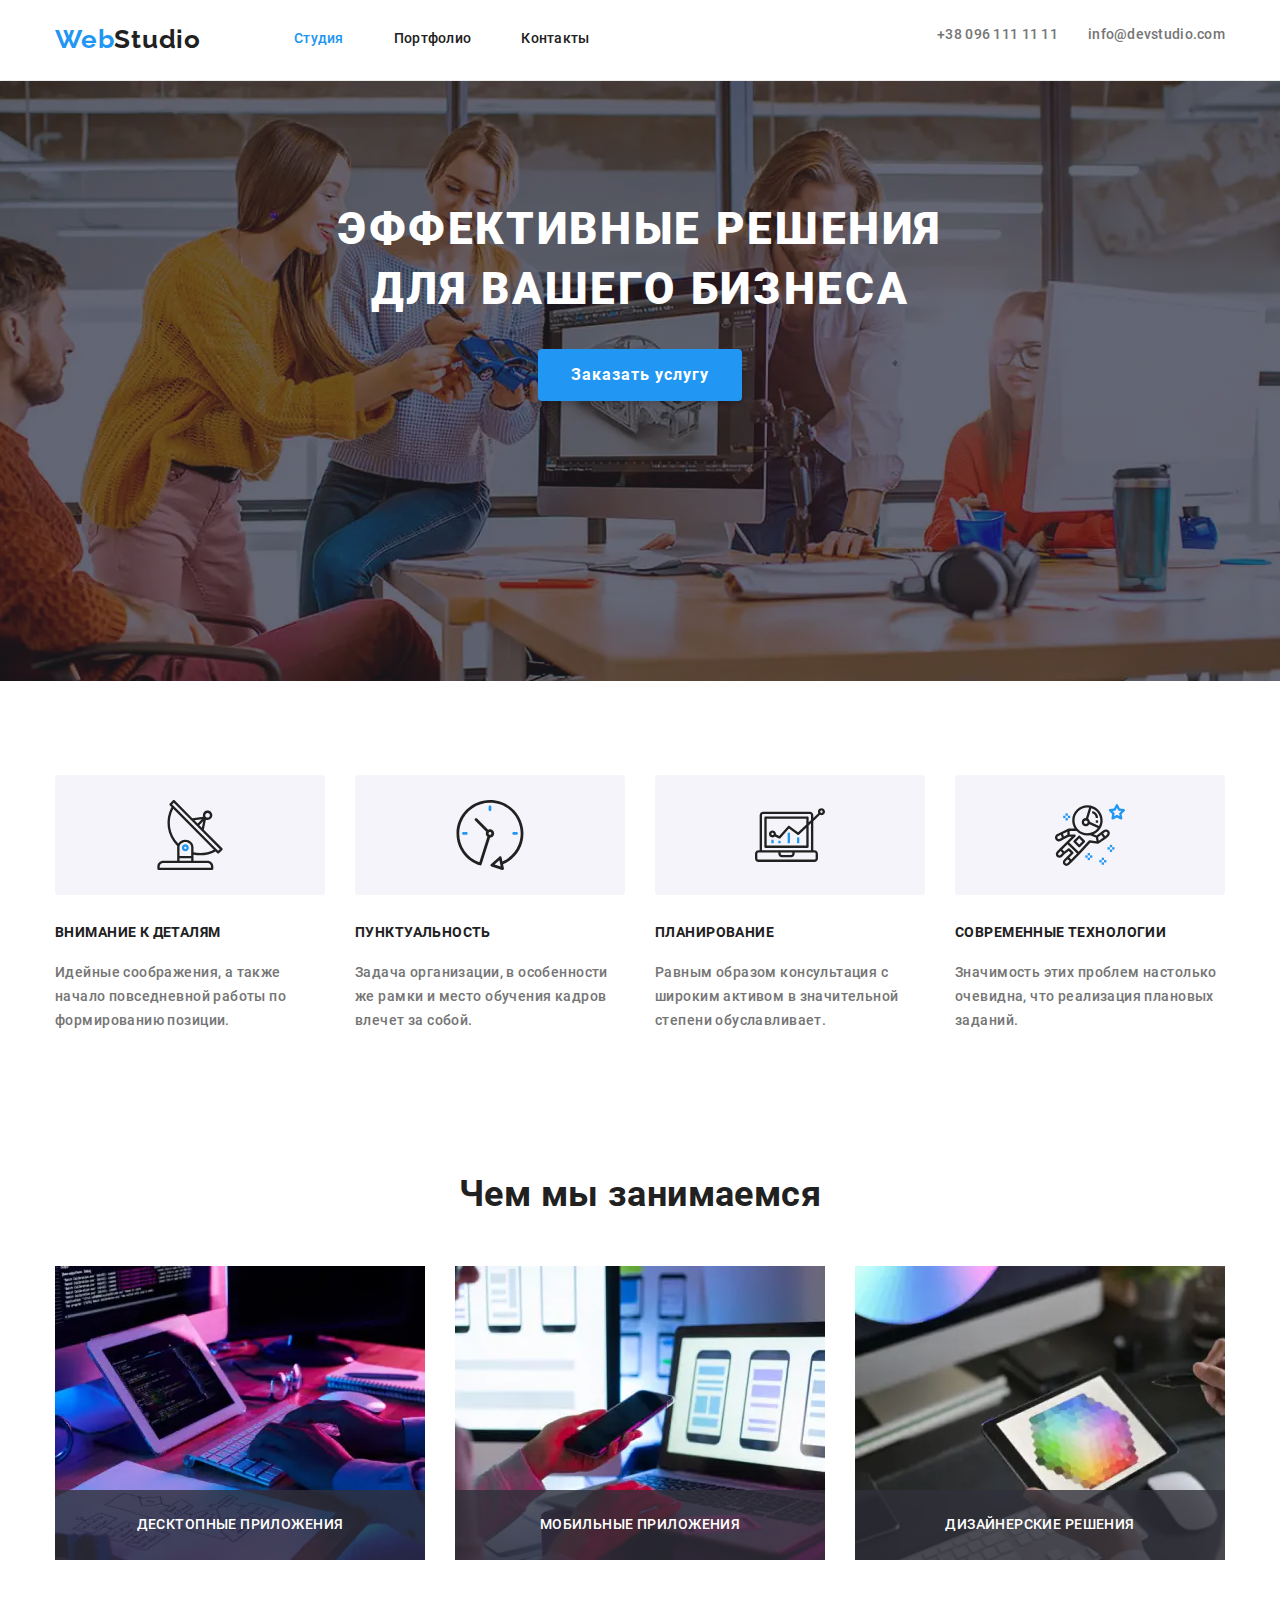
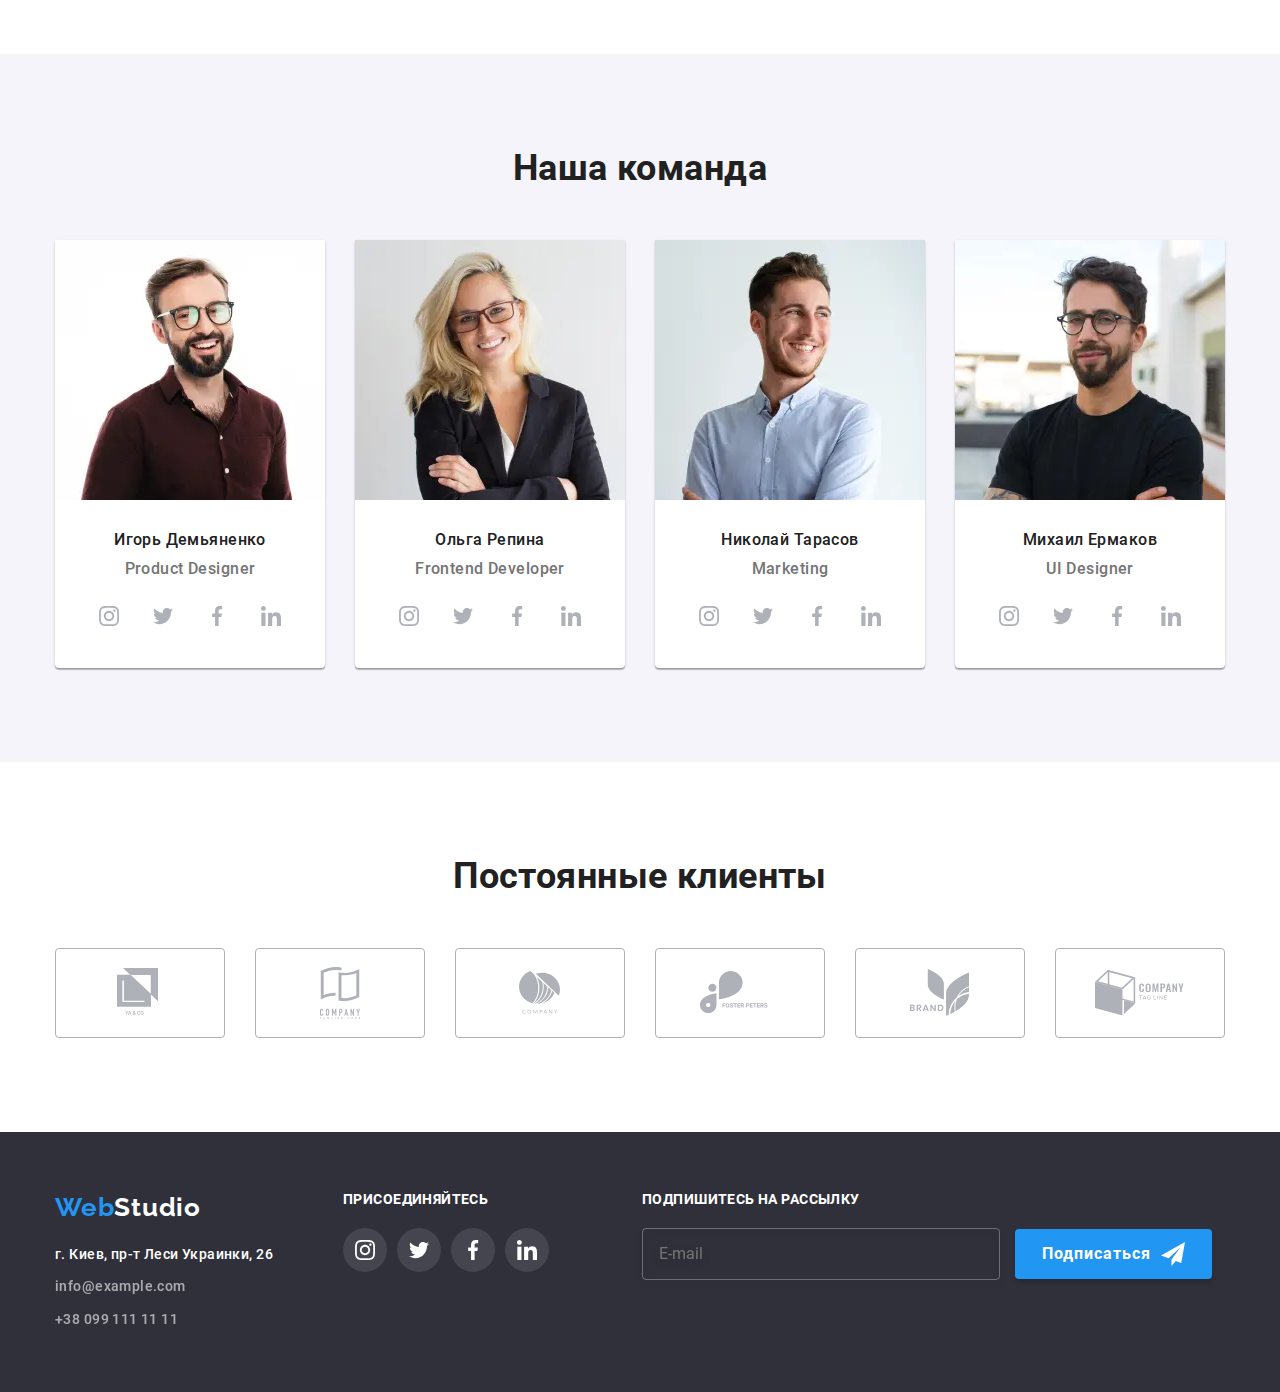
<file: index.html>
<!DOCTYPE html>
<html lang="ru-RU">
<head>
    <meta charset="UTF-8">
    <meta name="viewport" content="width=device-width, initial-scale=1">
    <link href="https://fonts.googleapis.com/css2?family=Raleway:wght@700&display=swap" rel="stylesheet">
    <link rel="stylesheet" href="https://cdnjs.cloudflare.com/ajax/libs/modern-normalize/1.0.0/modern-normalize.css">
    <link rel="stylesheet" href="./css/main.min.css">
    <title>Главная</title>
</head>
<body class="page">
    <header class="headmob">
    
        <div class="container headmob__nav">
            <div class="header__container--mobile">
           <a href="./index.html" class="logo"><span>Web</span>Studio</a>
           
           
           <button  
               class="btn mmenu-btn" 
               data-mmenu-burger
               aria-expanded="false"
               aria-controls="mmenu-nav">
               <svg class="mmenu-btn__ico" aria-label="переключатель мобильного меню" width="40" height="40">
                   <use class="mmenu-btn__burger" href="./img/sprite.svg#burger"></use>
                   <use class="mmenu-btn__cross" href="./img/sprite.svg#cross"></use>
               </svg>
           </button>
        </div>
           <div class="nav is-hidden" id="mmenu-nav" data-mmenu> 
       
                <nav class="nav__box">
                   <ul class="nav__list">
                       <li class="nav__item main-link"><a class="nav__link nav__link--main active" href="./index.html">Студия</a></li>
                       <li class="nav__item main-link"><a class="nav__link nav__link--main" href="./portfolio.html">Портфолио</a></li>
                       <li class="nav__item main-link"><a class="nav__link nav__link--main" href="./contacts.html">Контакты</a></li>
                   </ul>
               </nav>

               <ul class="nav__list contact">
                   <li class="nav__item contact__item">
                       <a class="nav__link contact__link"  href="tel:+380961111111">
                           
                           +38 096 111 11 11
                       </a>    
                   </li>
                   <li class="nav__item contact__item">
                       <a class="nav__link contact__link" href="mailto:info@devstudio.com">
                           
                           info@devstudio.com
                       </a>
                   </li>
               </ul>
                    <div class="mob-nav__socials">
                        <ul class="mob-nav__socials-list">
                            <li class="mob-nav__socials-item">
                                <a href="" class="mob-nav__socials-link">Instagram</a>
                            </li>
                            <li class="mob-nav__socials-item">
                                <a href="" class="mob-nav__socials-link">Twitter</a>
                            </li>
                            <li class="mob-nav__socials-item">
                                <a href="" class="mob-nav__socials-link">Facebook</a>
                            </li>
                            <li class="mob-nav__socials-item">
                                <a href="" class="mob-nav__socials-link">LinkedIn</a>
                            </li>
                        </ul>
                    </div>
               
                    
            </div>
        </div> 
    </header>
    <main>
        <section class="hero">
            <div class="container">
                <div class="content"> 
                    <h1 class="hero__title">Эффективные решения для вашего бизнеса</h1>
                    <button class="hero__btn" type="button" data-modal-open>Заказать услугу</button>
                </div>
            </div>
        </section>
        <section class="features">
            <h2 hidden>features</h2>
            <div class="container">
                <ul class="list features__list">
                    <li class="list__item list__item features__item">
                        <div class="features__ico">
                            <svg class="features__svg">
                                <use href="./img/sprite.svg#antenna"></use>
                            </svg>
                        </div>
                        <h2 class="title features__title">Внимание к деталям</h2>
                        <p class="features__text">Идейные соображения, а также начало повседневной работы по формированию позиции.</p>
                    </li>
                    <li class="list__item features__item">
                        <div class="features__ico">
                            <svg class="features__svg">
                                <use href="./img/sprite.svg#clock"></use>
                            </svg>
                        </div>
                        <h2 class="title features__title">Пунктуальность</h2>
                        <p class="features__text">Задача организации, в особенности же рамки и место обучения кадров влечет за собой.</p>
                    </li>
                    <li class="list__item features__item">
                        <div class="features__ico">
                            <svg class="features__svg">
                                <use href="./img/sprite.svg#diagram"></use>
                            </svg>
                        </div>
                        <h2 class="title features__title">Планирование</h2>
                        <p class="features__text">Равным образом консультация с широким активом в значительной степени обуславливает.</p>
                    </li>
                    <li class="list__item features__item">
                        <div class="features__ico">
                            <svg class="features__svg">
                                <use href="./img/sprite.svg#astronaut"></use>
                            </svg>
                        </div>
                        <h2 class="title features__title">Современные технологии</h2>
                        <p class="features__text">Значимость этих проблем настолько очевидна, что реализация плановых заданий.</p>
                    </li>
                </ul>
            </div>   
        </section>    
        <section class="what-we-do">
            <div class="container">    
                <h2 class="title">Чем мы занимаемся</h2>
                <ul class="flex-row">
                    <li class="what-we-do-item">
                        <picture>
                            <source srcset="./img/pc/whatwedo/desktop.webp 1x,
                                            ./img/pc/whatwedo/desktop@2x.webp 2x,
                                            ./img/pc/whatwedo/desktop@3x.webp 3x" 
                                    type="image/webp">
                        
                            <img srcset="./img/pc/whatwedo/desktop.jpg 1x,
                                        ./img/pc/whatwedo/desktop@2x.jpg 2x,
                                        ./img/pc/whatwedo/desktop@3x.jpg 3x"
                                src="./img/pc/whatwedo/desktop.jpg" 
                                alt="box1" width="370">
                        </picture>
                        <p class="what-we-do-info">Десктопные приложения</p>
                    </li>
                    <li class="what-we-do-item">
                        <picture>
                            <source srcset="./img/pc/whatwedo/mobile.webp 1x,
                                            ./img/pc/whatwedo/mobile@2x.webp 2x,
                                            ./img/pc/whatwedo/mobile@3x.webp 3x" 
                                        type="image/webp">
                            <img 
                                srcset="./img/pc/whatwedo/mobile.jpg 1200w,
                                        ./img/pc/whatwedo/mobile@2x.jpg 2400w,
                                        ./img/pc/whatwedo/mobile@3x.jpg 3600w"
                                src="./img/pc/whatwedo/mobile.jpg" 
                                alt="box1" width="370">
                        </picture>
                        <p class="what-we-do-info">Мобильные приложения</p>
                    </li>
                    <li class="what-we-do-item">
                        <picture>
                            <source srcset="./img/pc/whatwedo/design.webp 1x,
                                            ./img/pc/whatwedo/design@2x.webp 2x,
                                            ./img/pc/whatwedo/design@3x.webp 3x" 
                                    type="image/webp">
                            <img 
                                srcset="./img/pc/whatwedo/design.jpg 1200w,
                                        ./img/pc/whatwedo/design@2x.jpg 2400w,
                                        ./img/pc/whatwedo/design@3x.jpg 3600w"
                                src="./img/pc/whatwedo/design.jpg" alt="box1" width="370">
                        </picture>
                        <p class="what-we-do-info">Дизайнерские решения</p>
                    </li>
                </ul>
            </div>
        </section>
        <section class="team">
            <div class="container">
                <h2 class="title">Наша команда</h2>
                <ul class="list team__list">
                    <li class="list__item team__item">
                        <picture>
                            <source srcset="./img/mob/team/ihor.webp 1x,
                                            ./img/mob/team/ihor@2x.webp 2x,
                                            ./img/mob/team/ihor@3x.webp 3x" 
                                    media="(max-width:767px)"        
                                    type="image/webp">
                            
                            <source srcset="./img/tab/team/ihor.webp 1x,
                                            ./img/tab/team/ihor@2x.webp 2x,
                                            ./img/tab/team/ihor@3x.webp 3x" 
                            media="(max-width:1199px)"        
                            type="image/webp">

                            <source srcset="./img/pc/team/ihor.webp 1x,
                                            ./img/pc/team/ihor@2x.webp 2x,
                                            ./img/pc/team/ihor@3x.webp 3x" 
                            media="(min-width:1200px)"        
                            type="image/webp">        
                            
                            <img class="team__img"
                                src="./img/pc/team/ihor.jpg" 
                                srcset="./img/pc/team/ihor.jpg 1x,
                                        ./img/pc/team/ihor@2x.jpg 2x,
                                        ./img/pc/team/ihor@3x.jpg 3x"
                                sizes="(max-widtch:767px) 450px, (max-widtch:1199px) 354px, 270px"        
                                alt="team_card1">
                        </picture>
                        <div class="team__info">
                            <span class="team__info-name">Игорь Демьяненко</span>
                            <span>Product Designer</span>
                        </div>
                        <div class="our-team__social">
                            <ul class="social">
                                <li class="social__item">
                                    <a class="social__link" href="instagram.com">
                                        <svg class="social__ico">
                                            <use href="./img/sprite.svg#instagram"></use>
                                        </svg>
                                    </a>
                                </li>
                                <li class="social__item">
                                    <a class="social__link" href="twitter.com">
                                        <svg class="social__ico">
                                            <use href="./img/sprite.svg#twitter"></use>
                                        </svg>
                                    </a>
                                </li>
                                <li class="social__item">
                                    <a class="social__link" href="facebook.com">
                                        <svg class="social__ico">
                                            <use href="./img/sprite.svg#facebook"></use>
                                        </svg>
                                    </a>
                                </li>
                                <li class="social__item">
                                    <a class="social__link" href="linkedin.com">
                                        <svg class="social__ico">
                                            <use href="./img/sprite.svg#linkedin"></use>
                                        </svg>
                                    </a>
                                </li>
                            </ul>
                        </div>
                    </li>
                    <li class="list__item team__item">
                        <picture>
                            <source srcset="./img/mob/team/olga.webp 1x,
                                            ./img/mob/team/olga@2x.webp 2x,
                                            ./img/mob/team/olga@3x.webp 3x" 
                                    media="(max-width:767px)"        
                                    type="image/webp">
                            
                            <source srcset="./img/tab/team/olga.webp 1x,
                                            ./img/tab/team/olga@2x.webp 2x,
                                            ./img/tab/team/olga@3x.webp 3x" 
                            media="(max-width:1199px)"        
                            type="image/webp">

                            <source srcset="./img/pc/team/olga.webp 1x,
                                            ./img/pc/team/olga@2x.webp 2x,
                                            ./img/pc/team/olga@3x.webp 3x" 
                            media="(min-width:1200px)"        
                            type="image/webp">        
                            
                            <img class="team__img"
                                src="./img/pc/team/olga.jpg" 
                                srcset="./img/pc/team/olga.jpg 1x,
                                        ./img/pc/team/olga@2x.jpg 2x,
                                        ./img/pc/team/olga@3x.jpg 3x"
                                sizes="(max-widtch:767px) 450px, (max-widtch:1199px) 354px, 270px"        
                                alt="team_card1">
                        </picture>
                        <div class="team__info">
                            <span class="team__info-name">Ольга Репина</span>
                            <span>Frontend Developer</span>
                        </div>
                        <div class="our-team__social">
                            <ul class="social">
                                <li class="social__item">
                                    <a class="social__link" href="instagram.com">
                                        <svg class="social__ico">
                                            <use href="./img/sprite.svg#instagram"></use>
                                        </svg>
                                    </a>
                                </li>
                                <li class="social__item">
                                    <a class="social__link" href="twitter.com">
                                        <svg class="social__ico">
                                            <use href="./img/sprite.svg#twitter"></use>
                                        </svg>
                                    </a>
                                </li>
                                <li class="social__item">
                                    <a class="social__link" href="facebook.com">
                                        <svg class="social__ico">
                                            <use href="./img/sprite.svg#facebook"></use>
                                        </svg>
                                    </a>
                                </li>
                                <li class="social__item">
                                    <a class="social__link" href="linkedin.com">
                                        <svg class="social__ico">
                                            <use href="./img/sprite.svg#linkedin"></use>
                                        </svg>
                                    </a>
                                </li>
                            </ul>
                        </div>
                    </li>
                    <li class="list__item team__item">
                        <picture>
                            <source srcset="./img/mob/team/nik.webp 1x,
                                            ./img/mob/team/nik@2x.webp 2x,
                                            ./img/mob/team/nik@3x.webp 3x" 
                                    media="(max-width:767px)"        
                                    type="image/webp">
                            
                            <source srcset="./img/tab/team/nik.webp 1x,
                                            ./img/tab/team/nik@2x.webp 2x,
                                            ./img/tab/team/nik@3x.webp 3x" 
                            media="(max-width:1199px)"        
                            type="image/webp">

                            <source srcset="./img/pc/team/nik.webp 1x,
                                            ./img/pc/team/nik@2x.webp 2x,
                                            ./img/pc/team/nik@3x.webp 3x" 
                            media="(min-width:1200px)"        
                            type="image/webp">        
                            
                            <img class="team__img"
                                src="./img/pc/team/nik.jpg" 
                                srcset="./img/pc/team/nik.jpg 1x,
                                        ./img/pc/team/nik@2x.jpg 2x,
                                        ./img/pc/team/nik@3x.jpg 3x"
                                sizes="(max-widtch:767px) 450px, (max-widtch:1199px) 354px, 270px"        
                                alt="team_card1">
                        </picture>
                        <div class="team__info">
                            <span class="team__info-name">Николай Тарасов</span>
                            <span>Marketing</span>
                        </div>
                        <div class="our-team__social">
                            <ul class="social">
                                <li class="social__item">
                                    <a class="social__link" href="instagram.com">
                                        <svg class="social__ico">
                                            <use href="./img/sprite.svg#instagram"></use>
                                        </svg>
                                    </a>
                                </li>
                                <li class="social__item">
                                    <a class="social__link" href="twitter.com">
                                        <svg class="social__ico">
                                            <use href="./img/sprite.svg#twitter"></use>
                                        </svg>
                                    </a>
                                </li>
                                <li class="social__item">
                                    <a class="social__link" href="facebook.com">
                                        <svg class="social__ico">
                                            <use href="./img/sprite.svg#facebook"></use>
                                        </svg>
                                    </a>
                                </li>
                                <li class="social__item">
                                    <a class="social__link" href="linkedin.com">
                                        <svg class="social__ico">
                                            <use href="./img/sprite.svg#linkedin"></use>
                                        </svg>
                                    </a>
                                </li>
                            </ul>
                        </div>
                    </li>
                    <li class="list__item team__item">
                        <picture>
                            <source srcset="./img/mob/team/mik.webp 1x,
                                            ./img/mob/team/mik@2x.webp 2x,
                                            ./img/mob/team/mik@3x.webp 3x" 
                                    media="(max-width:767px)"        
                                    type="image/webp">
                            
                            <source srcset="./img/tab/team/mik.webp 1x,
                                            ./img/tab/team/mik@2x.webp 2x,
                                            ./img/tab/team/mik@3x.webp 3x" 
                            media="(max-width:1199px)"        
                            type="image/webp">

                            <source srcset="./img/pc/team/mik.webp 1x,
                                            ./img/pc/team/mik@2x.webp 2x,
                                            ./img/pc/team/mik@3x.webp 3x" 
                            media="(min-width:1200px)"        
                            type="image/webp">        
                            
                            <img class="team__img"
                                src="./img/pc/team/mik.jpg" 
                                srcset="./img/pc/team/mik.jpg 1x,
                                        ./img/pc/team/mik@2x.jpg 2x,
                                        ./img/pc/team/mik@3x.jpg 3x"
                                sizes="(max-widtch:767px) 450px, (max-widtch:1199px) 354px, 270px"        
                                alt="team_card1">
                        </picture>
                        <div class="team__info">
                            <span class="team__info-name">Михаил Ермаков</span>
                            <span>UI Designer</span>
                        </div>
                        <div class="our-team__social">
                            <ul class="social">
                                <li class="social__item">
                                    <a class="social__link" href="instagram.com">
                                        <svg class="social__ico">
                                            <use href="./img/sprite.svg#instagram"></use>
                                        </svg>
                                    </a>
                                </li>
                                <li class="social__item">
                                    <a class="social__link" href="twitter.com">
                                        <svg class="social__ico">
                                            <use href="./img/sprite.svg#twitter"></use>
                                        </svg>
                                    </a>
                                </li>
                                <li class="social__item">
                                    <a class="social__link" href="facebook.com">
                                        <svg class="social__ico">
                                            <use href="./img/sprite.svg#facebook"></use>
                                        </svg>
                                    </a>
                                </li>
                                <li class="social__item">
                                    <a class="social__link" href="linkedin.com">
                                        <svg class="social__ico">
                                            <use href="./img/sprite.svg#linkedin"></use>
                                        </svg>
                                    </a>
                                </li>
                            </ul>
                        </div>
                    </li>
                </ul>
            </div>
        </section>
        <section class="partnership">
            <h2 hidden="hidden">partnership</h2>
            <div class="container">
                <h2 class="title">Постоянные клиенты</h2>
                <ul class="list parthership__list">
                    <li class="list__item">
                        <a href="" class="partner-link">
                            <svg class="partner-svg logo-1">
                                <use href="./img/sprite.svg#logo-1"></use>
                            </svg>
                        </a>
                    </li>
                    <li class="list__item">
                        <a href="" class="partner-link">
                            <svg class="partner-svg logo-2">
                                <use href="./img/sprite.svg#logo-2"></use>
                            </svg>
                        </a>
                    </li>
                    <li class="list__item">
                        <a href="" class="partner-link">
                            <svg class="partner-svg logo-3">
                                <use href="./img/sprite.svg#logo-3"></use>
                            </svg>
                        </a>
                    </li>
                    <li class="list__item">
                        <a href="" class="partner-link">
                            <svg class="partner-svg logo-4">
                                <use href="./img/sprite.svg#logo-4"></use>
                            </svg>
                        </a>
                    </li>
                    <li class="list__item">
                        <a href="" class="partner-link">
                            <svg class="partner-svg logo-5">
                                <use href="./img/sprite.svg#logo-5"></use>
                            </svg>
                        </a>
                    </li>
                    <li class="list__item">
                        <a href="" class="partner-link">
                            <svg class="partner-svg logo-6">
                                <use href="./img/sprite.svg#logo-6"></use>
                            </svg>
                        </a>
                    </li>
                </ul>
            </div>
        </section>
    </main>
    <footer>
        <div class="container">
            <ul class="footer__list">
                <li class="footer__item address">
                    <a href="./index.html" class="logo logo--footer"><span>Web</span>Studio</a>
                    <address>
                        <ul class="flex-col">
                            <li class="address"> г. Киев, пр-т Леси Украинки, 26</li>
                            <li class="footer-mail-tel">
                                <a class="footer-mail-tel__link" href="mailto:info@example.com">info@example.com</a>
                            </li>
                            <li class="footer-mail-tel">
                                <a class="footer-mail-tel__link" href="tel:+380991111111">+38 099 111 11 11</a>
                            </li>
                        </ul>
                    </address>
                </li>
                
                <li class="footer__item footer-soc">
                    <span class="footer-soc__span">присоединяйтесь</span>
                    <ul class="social">
                        <li class="social__item">
                            <a class="social__link social__link--footer" href="instagram.com">
                                <svg class="social__ico_footer">
                                    <use href="./img/sprite.svg#instagram"></use>
                                </svg>
                            </a>
                        </li>
                        <li class="social__item">
                            <a class="social__link social__link--footer" href="twitter.com">
                                <svg class="social__ico_footer">
                                    <use href="./img/sprite.svg#twitter"></use>
                                </svg>
                            </a>
                        </li>
                        <li class="social__item">
                            <a class="social__link social__link--footer" href="facebook.com">
                                <svg class="social__ico_footer">
                                    <use href="./img/sprite.svg#facebook"></use>
                                </svg>
                            </a>
                        </li>
                        <li class="social__item">
                            <a class="social__link social__link--footer" href="linkedin.com">
                                <svg class="social__ico_footer">
                                    <use href="./img/sprite.svg#linkedin"></use>
                                </svg>
                            </a>
                        </li>
                    </ul>
                </li>
                <li class="footer__item footer__item--newslatter">
                    <form class="newslatter">
                        <span class="newslatter__label">Подпишитесь на рассылку</span>
                        <input class="newslatter__input" name="subscribe" type="text" placeholder="E-mail">
                        <button class="newslatter__btn">Подписаться
                            <svg class="newslatter__ico">
                                <use href="./img/sprite.svg#paperplane"></use>
                            </svg>
                        </button>
                    </form>
                </li>
            </ul>
        </div>
    </footer>
    
    <div class="modal is-hidden" data-modal>
        <div class="modal-box">
            <button class="modal-close" data-modal-close>
                <svg>
                    <use href="./img/sprite.svg#close"></use>
                </svg>
            </button>
            <h3 class="modal-title">Оставьте свои данные, мы вам перезвоним</h3>
            <form action="">
                <div class="modal-input-group">
                    <label for="input-name">Имя</label>
                    <input class="modal-input-group__input" id="input-name" name="name" type="text">
                    <div class="modal-input-ico">
                        <svg width="12" height="12">
                            <use href="./img/sprite.svg#user"></use>
                        </svg>
                    </div>
                </div>
                <div class="modal-input-group">
                    <label for="input-phone">Телефон</label>
                    <input class="modal-input-group__input" id="input-phone" name="phone" type="text">
                    <div class="modal-input-ico">
                        <svg width="14" height="13">
                            <use href="./img/sprite.svg#phone"></use>
                        </svg>
                    </div>
                </div>
                <div class="modal-input-group">
                    <label for="input-mail">Почта</label>
                    <input class="modal-input-group__input" id="input-mail" name="mail" type="text">
                    <div class="modal-input-ico">
                        <svg width="16" height="12">
                            <use href="./img/sprite.svg#mail"></use>
                        </svg>
                    </div>
                </div>
                <div class="modal-input-group">
                    <label for="input-comment">Комментарий</label>
                    <textarea class="modal-input-group__textarea" id="input-comment" name="comment" placeholder="Введите текст"></textarea>
                </div>

                <div class="modal-agree">
                    <input class="checkbox" id="input-agree" name="agree" type="checkbox">  
                    <label class="modal-agree__label" for="input-agree">Соглашаюсь с рассылкой и принимаю <a href="">Условия договора</a></label>
                </div>
                <button class="modal-btn-send">Отправить</button>
            </form>
        </div>
    </div>

    <script src="./js/modal.js"></script>
    <script src="./js/mmenu.js"></script>
</body>
</html>
</file>
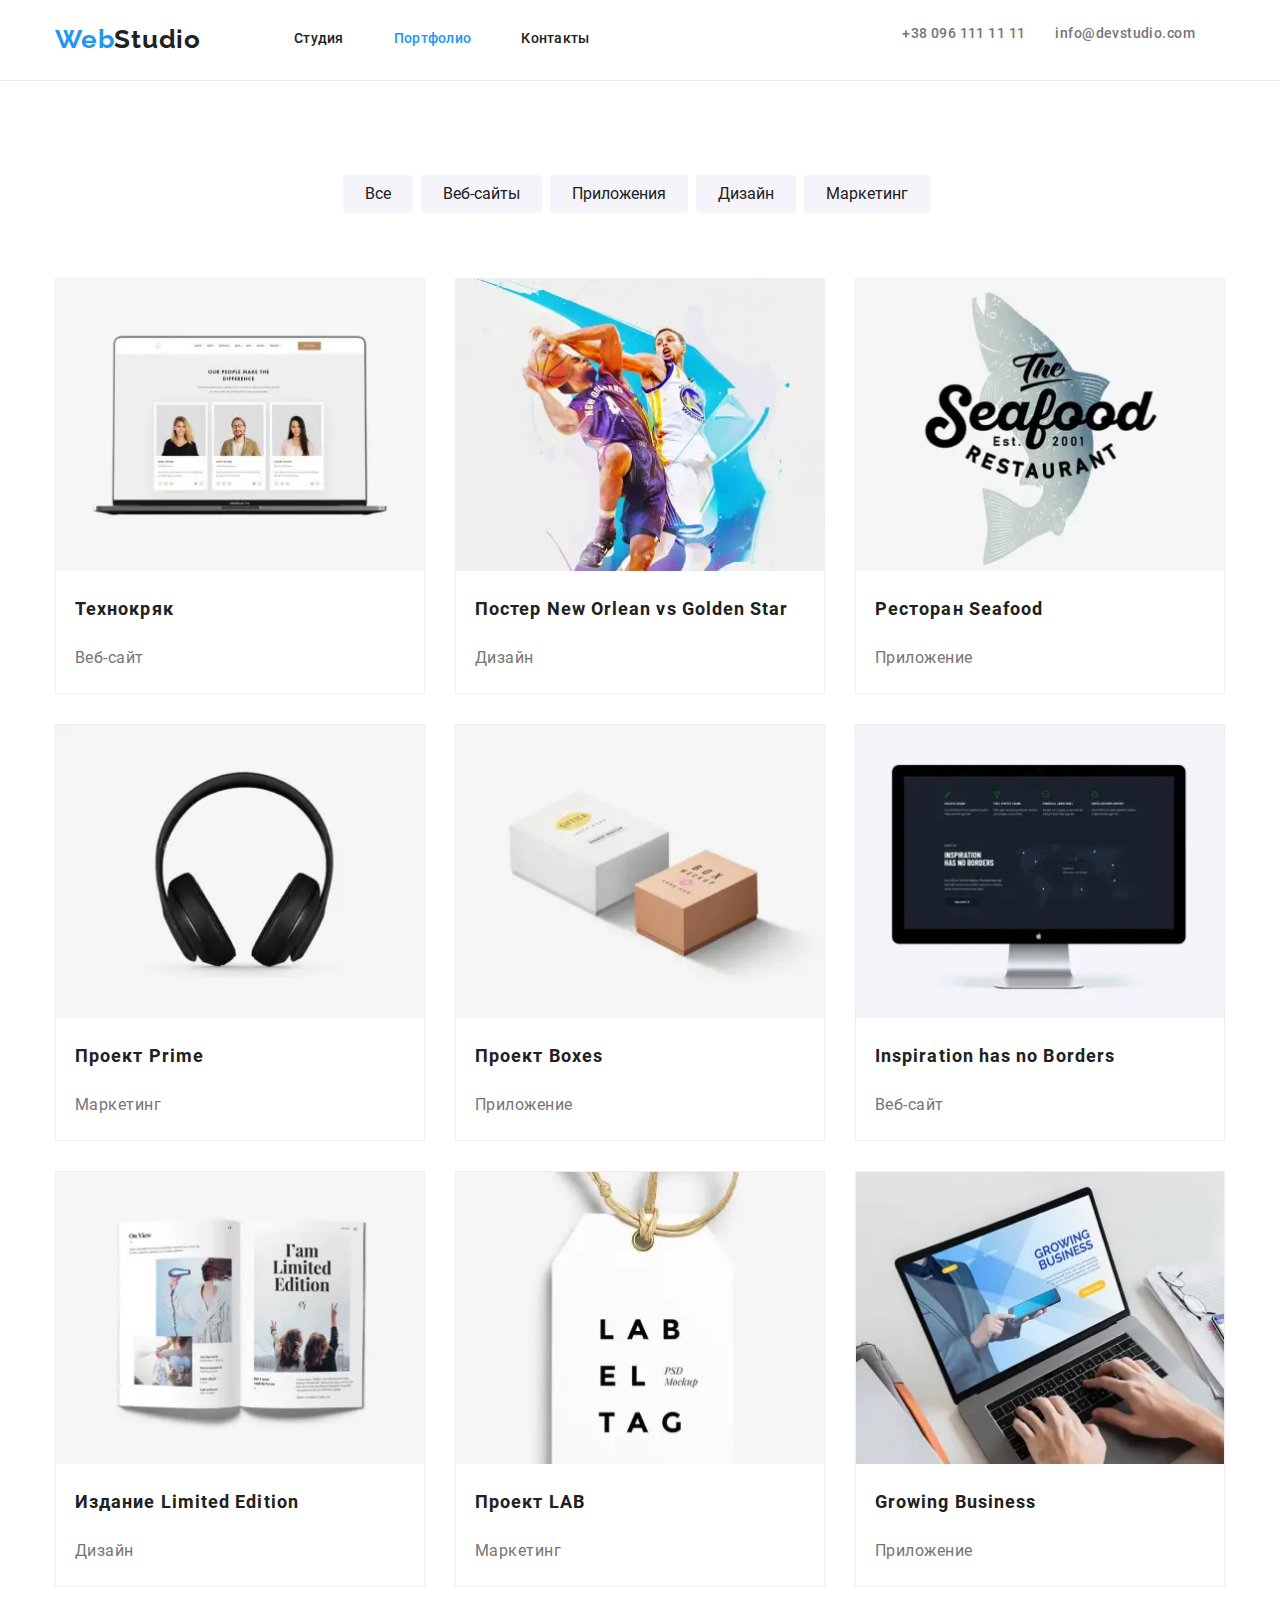
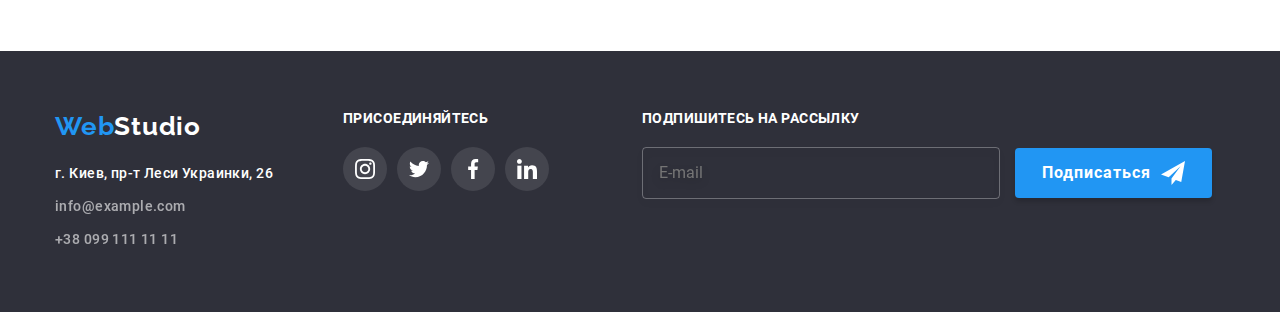
<file: portfolio.html>
<!DOCTYPE html>
<html lang="ru-RU">
<head>
    <meta charset="UTF-8">
    <meta name="viewport" content="width=divice-width, initial-scale=1">
    <link href="https://fonts.googleapis.com/css2?family=Raleway:wght@700&display=swap" rel="stylesheet">
    <link rel="stylesheet" href="https://cdnjs.cloudflare.com/ajax/libs/modern-normalize/1.0.0/modern-normalize.css">
    <link rel="stylesheet" href="./css/main.min.css">
    <title>Portfolio</title>
</head>
<body class="page">
    <header class="headmob">
        <div class="container headmob__nav">
            <a href="./index.html" class="logo"><span>Web</span>Studio</a>

            <button 
                class="btn mmenu-btn" 
                data-mmenu-burger
                aria-expanded="false"
                aria-controls="mmenu-nav">
                <svg class="mmenu-btn__ico" aria-label="переключатель мобильного меню" width="40" height="40">
                    <use class="mmenu-btn__burger" href="./img/sprite.svg#burger"></use>
                    <use class="mmenu-btn__cross" href="./img/sprite.svg#cross"></use>
                </svg>
            </button>
        
        <div class="nav is-hidden" id="mmenu-nav" data-mmenu>
           
                <nav class="nav__box">
                    <ul class="nav__list">
                        <li class="nav__item main-link"><a class="nav__link nav__link--main" href="./index.html">Студия</a></li>
                        <li class="nav__item main-link"><a class="nav__link nav__link--main active" href="./portfolio.html">Портфолио</a></li>
                        <li class="nav__item main-link"><a class="nav__link nav__link--main" href="./contacts.html">Контакты</a></li>
                    </ul>
                </nav>

                <ul class="nav__list contact">
                    <li class="nav__item contact__item">
                        <a class="nav__link_contact__tel"  href="tel:+380961111111">
                            
                            +38 096 111 11 11
                        </a>
                    </li>
                    <li class="nav__item contact__item">
                        <a class="nav__link_contact__link" href="mailto:info@devstudio.com">
                            
                            info@devstudio.com
                        </a>
                    </li>

                    <div class="mob-nav__socials">
                        <ul class="mob-nav__socials-list">
                            <li class="mob-nav__socials-item">
                                <a href="" class="mob-nav__socials-link">Instagram</a>
                            </li>
                            <li class="mob-nav__socials-item">
                                <a href="" class="mob-nav__socials-link">Twitter</a>
                            </li>
                            <li class="mob-nav__socials-item">
                                <a href="" class="mob-nav__socials-link">Facebook</a>
                            </li>
                            <li class="mob-nav__socials-item">
                                <a href="" class="mob-nav__socials-link">LinkedIn</a>
                            </li>
                        </ul>
                    </div>
            </div>
        </div>
    </header>
    
    <main>
        <section class="portfolio">
            <div class="container">
                <h1 class="hidden">Портфолио</h1>
                <ul class="filter">
                    <li><button class="filter__btn active">Все</button></li>
                    <li><button class="filter__btn">Веб-сайты</button></li>
                    <li><button class="filter__btn">Приложения</button></li>
                    <li><button class="filter__btn">Дизайн</button></li>
                    <li><button class="filter__btn">Маркетинг</button></li>
                </ul>
                <ul class="list portfolio-list">
                    <li class="list__item">
                        <a class="portfolio__link" href="">
                            <div class="portfolio__box">
                                <picture>
                                    <source srcset="./img/mob/portfolio/tech.webp 1x,
                                                    ./img/mob/portfolio/tech@2x.webp 2x,
                                                    ./img/mob/portfolio/tech@3x.webp 3x" 
                                            media="(max-width:767px)"        
                                            type="image/webp">
                                    
                                    <source srcset="./img/tab/portfolio/tech.webp 1x,
                                                    ./img/tab/portfolio/tech@2x.webp 2x,
                                                    ./img/tab/portfolio/tech@3x.webp 3x" 
                                    media="(max-width:1199px)"        
                                    type="image/webp">

                                    <source srcset="./img/pc/portfolio/tech.webp 1x,
                                                    ./img/pc/portfolio/tech@2x.webp 2x,
                                                    ./img/pc/portfolio/tech@3x.webp 3x" 
                                    media="(min-width:1200px)"        
                                    type="image/webp">        
                                    
                                    <img class="portfolio__img"
                                        src="./img/pc/portfolio/tech.jpg" 
                                        srcset="./img/pc/portfolio/tech.jpg 1x,
                                                ./img/pc/portfolio/tech@2x.jpg 2x,
                                                ./img/pc/portfolio/tech@3x.jpg 3x"
                                        sizes="(max-widtch:767px) 450px, (max-widtch:1199px) 354px, 270px"        
                                        alt="portfolio_card1">
                                </picture>
                                <p class="portfolio__text">Технокряк это современная площадка распространения коронавируса. Компании используют эту платформу для цифрового шпионажа и атак на защищённые сервера конкурентов.</p>
                            </div>
                            <div class="portfolio__info">
                                <h3>Технокряк</h3>
                                <p>Веб-сайт</p>
                            </div>
                        </a>    
                    </li>
                    <li class="list__item">
                        <a class="portfolio__link" href="">
                            <div class="portfolio__box">
                                <picture>
                                    <source srcset="./img/mob/portfolio/poster.webp 1x,
                                                    ./img/mob/portfolio/poster@2x.webp 2x,
                                                    ./img/mob/portfolio/poster@3x.webp 3x" 
                                            media="(max-width:767px)"        
                                            type="image/webp">
                                    
                                    <source srcset="./img/tab/portfolio/poster.webp 1x,
                                                    ./img/tab/portfolio/poster@2x.webp 2x,
                                                    ./img/tab/portfolio/poster@3x.webp 3x" 
                                    media="(max-width:1199px)"        
                                    type="image/webp">

                                    <source srcset="./img/pc/portfolio/poster.webp 1x,
                                                    ./img/pc/portfolio/poster@2x.webp 2x,
                                                    ./img/pc/portfolio/poster@3x.webp 3x" 
                                    media="(min-width:1200px)"        
                                    type="image/webp">        
                                    
                                    <img class="portfolio__img"
                                        src="./img/pc/portfolio/poster.jpg" 
                                        srcset="./img/pc/portfolio/poster.jpg 1x,
                                                ./img/pc/portfolio/poster@2x.jpg 2x,
                                                ./img/pc/portfolio/poster@3x.jpg 3x"
                                        sizes="(max-widtch:767px) 450px, (max-widtch:1199px) 354px, 270px"        
                                        alt="portfolio_card1">
                                </picture>
                                <p class="portfolio__text">Технокряк это современная площадка распространения коронавируса. Компании используют эту платформу для цифрового шпионажа и атак на защищённые сервера конкурентов.</p>
                            </div>
                            <div class="portfolio__info">
                                <h3>Постер New Orlean vs Golden Star</h3>
                                <p>Дизайн</p>
                            </div>
                        </a>    
                    </li>
                    <li class="list__item">
                        <a class="portfolio__link" href="">
                            <div class="portfolio__box">
                                <picture>
                                    <source srcset="./img/mob/portfolio/rest.webp 1x,
                                                    ./img/mob/portfolio/rest@2x.webp 2x,
                                                    ./img/mob/portfolio/rest@3x.webp 3x" 
                                            media="(max-width:767px)"        
                                            type="image/webp">
                                    
                                    <source srcset="./img/tab/portfolio/rest.webp 1x,
                                                    ./img/tab/portfolio/rest@2x.webp 2x,
                                                    ./img/tab/portfolio/rest@3x.webp 3x" 
                                    media="(max-width:1199px)"        
                                    type="image/webp">

                                    <source srcset="./img/pc/portfolio/rest.webp 1x,
                                                    ./img/pc/portfolio/rest@2x.webp 2x,
                                                    ./img/pc/portfolio/rest@3x.webp 3x" 
                                    media="(min-width:1200px)"        
                                    type="image/webp">        
                                    
                                    <img class="portfolio__img"
                                        src="./img/pc/portfolio/rest.jpg" 
                                        srcset="./img/pc/portfolio/rest.jpg 1x,
                                                ./img/pc/portfolio/rest@2x.jpg 2x,
                                                ./img/pc/portfolio/rest@3x.jpg 3x"
                                        sizes="(max-widtch:767px) 450px, (max-widtch:1199px) 354px, 270px"        
                                        alt="portfolio_card1">
                                </picture>
                                <p class="portfolio__text">Технокряк это современная площадка распространения коронавируса. Компании используют эту платформу для цифрового шпионажа и атак на защищённые сервера конкурентов.</p>
                            </div>
                            <div class="portfolio__info">
                                <h3>Ресторан Seafood</h3>
                                <p>Приложение</p>
                            </div>
                        </a>    
                    </li>
                    <li class="list__item">
                        <a class="portfolio__link" href="">
                            <div class="portfolio__box">
                                <picture>
                                    <source srcset="./img/mob/portfolio/proj-prime.webp 1x,
                                                    ./img/mob/portfolio/proj-prime@2x.webp 2x,
                                                    ./img/mob/portfolio/proj-prime@3x.webp 3x" 
                                            media="(max-width:767px)"        
                                            type="image/webp">
                                    
                                    <source srcset="./img/tab/portfolio/proj-prime.webp 1x,
                                                    ./img/tab/portfolio/proj-prime@2x.webp 2x,
                                                    ./img/tab/portfolio/proj-prime@3x.webp 3x" 
                                    media="(max-width:1199px)"        
                                    type="image/webp">

                                    <source srcset="./img/pc/portfolio/proj-prime.webp 1x,
                                                    ./img/pc/portfolio/proj-prime@2x.webp 2x,
                                                    ./img/pc/portfolio/proj-prime@3x.webp 3x" 
                                    media="(min-width:1200px)"        
                                    type="image/webp">        
                                    
                                    <img class="portfolio__img"
                                        src="./img/pc/portfolio/proj-prime.jpg" 
                                        srcset="./img/pc/portfolio/proj-prime.jpg 1x,
                                                ./img/pc/portfolio/proj-prime@2x.jpg 2x,
                                                ./img/pc/portfolio/proj-prime@3x.jpg 3x"
                                        sizes="(max-widtch:767px) 450px, (max-widtch:1199px) 354px, 270px"        
                                        alt="portfolio_card1">
                                </picture>
                                <p class="portfolio__text">Технокряк это современная площадка распространения коронавируса. Компании используют эту платформу для цифрового шпионажа и атак на защищённые сервера конкурентов.</p>
                            </div>
                            <div class="portfolio__info">
                                <h3>Проект Prime</h3>
                                <p>Маркетинг</p>
                            </div>
                        </a>    
                    </li>
                    <li class="list__item">
                        <a class="portfolio__link" href="">
                            <div class="portfolio__box">
                                <picture>
                                    <source srcset="./img/mob/portfolio/proj-box.webp 1x,
                                                    ./img/mob/portfolio/proj-box@2x.webp 2x,
                                                    ./img/mob/portfolio/proj-box@3x.webp 3x" 
                                            media="(max-width:767px)"        
                                            type="image/webp">
                                    
                                    <source srcset="./img/tab/portfolio/proj-box.webp 1x,
                                                    ./img/tab/portfolio/proj-box@2x.webp 2x,
                                                    ./img/tab/portfolio/proj-box@3x.webp 3x" 
                                    media="(max-width:1199px)"        
                                    type="image/webp">

                                    <source srcset="./img/pc/portfolio/proj-box.webp 1x,
                                                    ./img/pc/portfolio/proj-box@2x.webp 2x,
                                                    ./img/pc/portfolio/proj-box@3x.webp 3x" 
                                    media="(min-width:1200px)"        
                                    type="image/webp">        
                                    
                                    <img class="portfolio__img"
                                        src="./img/pc/portfolio/proj-box.jpg" 
                                        srcset="./img/pc/portfolio/proj-box.jpg 1x,
                                                ./img/pc/portfolio/proj-box@2x.jpg 2x,
                                                ./img/pc/portfolio/proj-box@3x.jpg 3x"
                                        sizes="(max-widtch:767px) 450px, (max-widtch:1199px) 354px, 270px"        
                                        alt="portfolio_card1">
                                </picture>
                                <p class="portfolio__text">Технокряк это современная площадка распространения коронавируса. Компании используют эту платформу для цифрового шпионажа и атак на защищённые сервера конкурентов.</p>
                            </div>
                            <div class="portfolio__info">
                                <h3>Проект Boxes</h3>
                                <p>Приложение</p>
                            </div>
                        </a>    
                    </li>
                    <li class="list__item">
                        <a class="portfolio__link" href="">
                            <div class="portfolio__box">
                                <picture>
                                    <source srcset="./img/mob/portfolio/inspir.webp 1x,
                                                    ./img/mob/portfolio/inspir@2x.webp 2x,
                                                    ./img/mob/portfolio/inspir@3x.webp 3x" 
                                            media="(max-width:767px)"        
                                            type="image/webp">
                                    
                                    <source srcset="./img/tab/portfolio/inspir.webp 1x,
                                                    ./img/tab/portfolio/inspir@2x.webp 2x,
                                                    ./img/tab/portfolio/inspir@3x.webp 3x" 
                                    media="(max-width:1199px)"        
                                    type="image/webp">

                                    <source srcset="./img/pc/portfolio/inspir.webp 1x,
                                                    ./img/pc/portfolio/inspir@2x.webp 2x,
                                                    ./img/pc/portfolio/inspir@3x.webp 3x" 
                                    media="(min-width:1200px)"        
                                    type="image/webp">        
                                    
                                    <img class="portfolio__img"
                                        src="./img/pc/portfolio/inspir.jpg" 
                                        srcset="./img/pc/portfolio/inspir.jpg 1x,
                                                ./img/pc/portfolio/inspir@2x.jpg 2x,
                                                ./img/pc/portfolio/inspir@3x.jpg 3x"
                                        sizes="(max-widtch:767px) 450px, (max-widtch:1199px) 354px, 270px"        
                                        alt="portfolio_card1">
                                </picture>
                                <p class="portfolio__text">Технокряк это современная площадка распространения коронавируса. Компании используют эту платформу для цифрового шпионажа и атак на защищённые сервера конкурентов.</p>
                            </div>
                            <div class="portfolio__info">
                                <h3>Inspiration has no Borders</h3>
                                <p>Веб-сайт</p>
                            </div>
                        </a>    
                    </li>
                    <li class="list__item">
                        <a class="portfolio__link" href="">
                            <div class="portfolio__box">
                                <picture>
                                    <source srcset="./img/mob/portfolio/le.webp 1x,
                                                    ./img/mob/portfolio/le@2x.webp 2x,
                                                    ./img/mob/portfolio/le@3x.webp 3x" 
                                            media="(max-width:767px)"        
                                            type="image/webp">
                                    
                                    <source srcset="./img/tab/portfolio/le.webp 1x,
                                                    ./img/tab/portfolio/le@2x.webp 2x,
                                                    ./img/tab/portfolio/le@3x.webp 3x" 
                                    media="(max-width:1199px)"        
                                    type="image/webp">

                                    <source srcset="./img/pc/portfolio/le.webp 1x,
                                                    ./img/pc/portfolio/le@2x.webp 2x,
                                                    ./img/pc/portfolio/le@3x.webp 3x" 
                                    media="(min-width:1200px)"        
                                    type="image/webp">        
                                    
                                    <img class="portfolio__img"
                                        src="./img/pc/portfolio/le.jpg" 
                                        srcset="./img/pc/portfolio/le.jpg 1x,
                                                ./img/pc/portfolio/le@2x.jpg 2x,
                                                ./img/pc/portfolio/le@3x.jpg 3x"
                                        sizes="(max-widtch:767px) 450px, (max-widtch:1199px) 354px, 270px"        
                                        alt="portfolio_card1">
                                </picture>
                                <p class="portfolio__text">Технокряк это современная площадка распространения коронавируса. Компании используют эту платформу для цифрового шпионажа и атак на защищённые сервера конкурентов.</p>
                            </div>
                            <div class="portfolio__info">
                                <h3>Издание Limited Edition</h3>
                                <p>Дизайн</p>
                            </div>
                        </a>    
                    </li>
                    <li class="list__item">
                        <a class="portfolio__link" href="">
                            <div class="portfolio__box">
                                <picture>
                                    <source srcset="./img/mob/portfolio/lab.webp 1x,
                                                    ./img/mob/portfolio/lab@2x.webp 2x,
                                                    ./img/mob/portfolio/lab@3x.webp 3x" 
                                            media="(max-width:767px)"        
                                            type="image/webp">
                                    
                                    <source srcset="./img/tab/portfolio/lab.webp 1x,
                                                    ./img/tab/portfolio/lab@2x.webp 2x,
                                                    ./img/tab/portfolio/lab@3x.webp 3x" 
                                    media="(max-width:1199px)"        
                                    type="image/webp">

                                    <source srcset="./img/pc/portfolio/lab.webp 1x,
                                                    ./img/pc/portfolio/lab@2x.webp 2x,
                                                    ./img/pc/portfolio/lab@3x.webp 3x" 
                                    media="(min-width:1200px)"        
                                    type="image/webp">        
                                    
                                    <img class="portfolio__img"
                                        src="./img/pc/portfolio/lab.jpg" 
                                        srcset="./img/pc/portfolio/lab.jpg 1x,
                                                ./img/pc/portfolio/lab@2x.jpg 2x,
                                                ./img/pc/portfolio/lab@3x.jpg 3x"
                                        sizes="(max-widtch:767px) 450px, (max-widtch:1199px) 354px, 270px"        
                                        alt="portfolio_card1">
                                </picture>
                                <p class="portfolio__text">Технокряк это современная площадка распространения коронавируса. Компании используют эту платформу для цифрового шпионажа и атак на защищённые сервера конкурентов.</p>
                            </div>
                            <div class="portfolio__info">
                                <h3>Проект LAB</h3>
                                <p>Маркетинг</p>
                            </div>
                        </a>    
                    </li>
                    <li class="list__item">
                        <a class="portfolio__link" href="">
                            <div class="portfolio__box">
                                <picture>
                                    <source srcset="./img/mob/portfolio/grow.webp 1x,
                                                    ./img/mob/portfolio/grow@2x.webp 2x,
                                                    ./img/mob/portfolio/grow@3x.webp 3x" 
                                            media="(max-width:767px)"        
                                            type="image/webp">
                                    
                                    <source srcset="./img/tab/portfolio/grow.webp 1x,
                                                    ./img/tab/portfolio/grow@2x.webp 2x,
                                                    ./img/tab/portfolio/grow@3x.webp 3x" 
                                    media="(max-width:1199px)"        
                                    type="image/webp">

                                    <source srcset="./img/pc/portfolio/grow.webp 1x,
                                                    ./img/pc/portfolio/grow@2x.webp 2x,
                                                    ./img/pc/portfolio/grow@3x.webp 3x" 
                                    media="(min-width:1200px)"        
                                    type="image/webp">        
                                    
                                    <img class="portfolio__img"
                                        src="./img/pc/portfolio/grow.jpg" 
                                        srcset="./img/pc/portfolio/grow.jpg 1x,
                                                ./img/pc/portfolio/grow@2x.jpg 2x,
                                                ./img/pc/portfolio/grow@3x.jpg 3x"
                                        sizes="(max-widtch:767px) 450px, (max-widtch:1199px) 354px, 270px"        
                                        alt="portfolio_card1">
                                </picture>
                                <p class="portfolio__text">Технокряк это современная площадка распространения коронавируса. Компании используют эту платформу для цифрового шпионажа и атак на защищённые сервера конкурентов.</p>
                            </div>
                            <div class="portfolio__info">
                                <h3>Growing Business</h3>
                                <p>Приложение</p>
                            </div>
                        </a>    
                    </li>
                </ul>
            </div>
        </section>
    </main>
    
    <footer>
        <div class="container">
            <ul class="footer__list">
                <li class="footer__item address">
                    <a href="./index.html" class="logo logo--footer"><span>Web</span>Studio</a>
                    <address>
                        <ul class="flex-col">
                            <li class="address"> г. Киев, пр-т Леси Украинки, 26</li>
                            <li class="footer-mail-tel">
                                <a class="footer-mail-tel__link" href="mailto:info@example.com">info@example.com</a>
                            </li>
                            <li class="footer-mail-tel">
                                <a class="footer-mail-tel__link" href="tel:+380991111111">+38 099 111 11 11</a>
                            </li>
                        </ul>
                    </address>
                </li>
                
                <li class="footer__item footer-soc">
                    <span class="footer-soc__span">присоединяйтесь</span>
                    <ul class="social">
                        <li class="social__item">
                            <a class="social__link social__link--footer" href="instagram.com">
                                <svg class="social__ico_footer">
                                    <use href="./img/sprite.svg#instagram"></use>
                                </svg>
                            </a>
                        </li>
                        <li class="social__item">
                            <a class="social__link social__link--footer" href="twitter.com">
                                <svg class="social__ico_footer">
                                    <use href="./img/sprite.svg#twitter"></use>
                                </svg>
                            </a>
                        </li>
                        <li class="social__item">
                            <a class="social__link social__link--footer" href="facebook.com">
                                <svg class="social__ico_footer">
                                    <use href="./img/sprite.svg#facebook"></use>
                                </svg>
                            </a>
                        </li>
                        <li class="social__item">
                            <a class="social__link social__link--footer" href="linkedin.com">
                                <svg class="social__ico_footer">
                                    <use href="./img/sprite.svg#linkedin"></use>
                                </svg>
                            </a>
                        </li>
                    </ul>
                </li>
                <li class="footer__item footer__item--newslatter">
                    <form class="newslatter">
                        <span class="newslatter__label">Подпишитесь на рассылку</span>
                        <input class="newslatter__input" name="subscribe" type="text" placeholder="E-mail">
                        <button class="newslatter__btn">Подписаться
                            <svg class="newslatter__ico">
                                <use href="./img/sprite.svg#paperplane"></use>
                            </svg>
                        </button>
                    </form>
                </li>
            </ul>
        </div>
    </footer>

    <script src="./js/mmenu.js"></script>
    
</body>
</html>
</file>
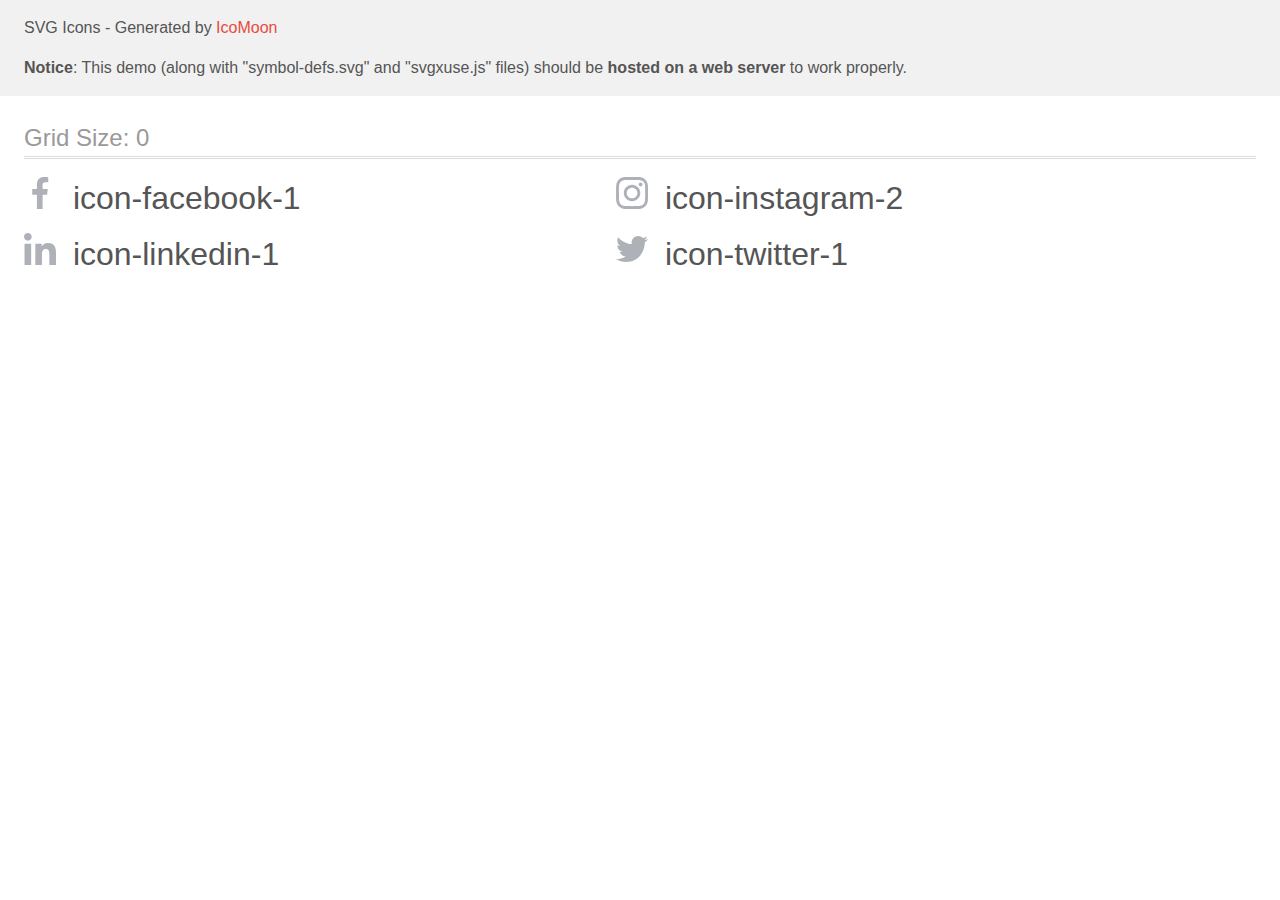
<file: img/icomoon/demo-external-svg.html>
<!doctype html>
<html>
<head>
    <title>IcoMoon - SVG Icons</title>
    <meta charset="utf-8">
    <meta name="viewport" content="width=device-width, initial-scale=1">
    <link rel="stylesheet" href="demo-files/demo.css">
    <link rel="stylesheet" href="style.css">
</head>
<body>
<header class="bgc1 clearfix">
<div class="mhl">
    <p>SVG Icons - Generated by <a href="https://icomoon.io/app">IcoMoon</a></p><p><strong>Notice</strong>: This demo (along with "symbol-defs.svg" and "svgxuse.js" files) should be <b>hosted on a web server</b> to work properly.</p>
</div>
</header>
    <div class="clearfix mhl ptl">
        <h1 class="mvm mtn fgc1">Grid Size: 0</h1>
        <div class="glyph fs1">
            <div class="clearfix pbs">
                <svg class="icon icon-facebook-1"><use xlink:href="symbol-defs.svg#icon-facebook-1"></use></svg><span class="name"> icon-facebook-1</span>
            </div>
        </div>
        <div class="glyph fs1">
            <div class="clearfix pbs">
                <svg class="icon icon-instagram-2"><use xlink:href="symbol-defs.svg#icon-instagram-2"></use></svg><span class="name"> icon-instagram-2</span>
            </div>
        </div>
        <div class="glyph fs1">
            <div class="clearfix pbs">
                <svg class="icon icon-linkedin-1"><use xlink:href="symbol-defs.svg#icon-linkedin-1"></use></svg><span class="name"> icon-linkedin-1</span>
            </div>
        </div>
        <div class="glyph fs1">
            <div class="clearfix pbs">
                <svg class="icon icon-twitter-1"><use xlink:href="symbol-defs.svg#icon-twitter-1"></use></svg><span class="name"> icon-twitter-1</span>
            </div>
        </div>
  </div>
<script defer src="svgxuse.js"></script>
</body>
</html>
</file>
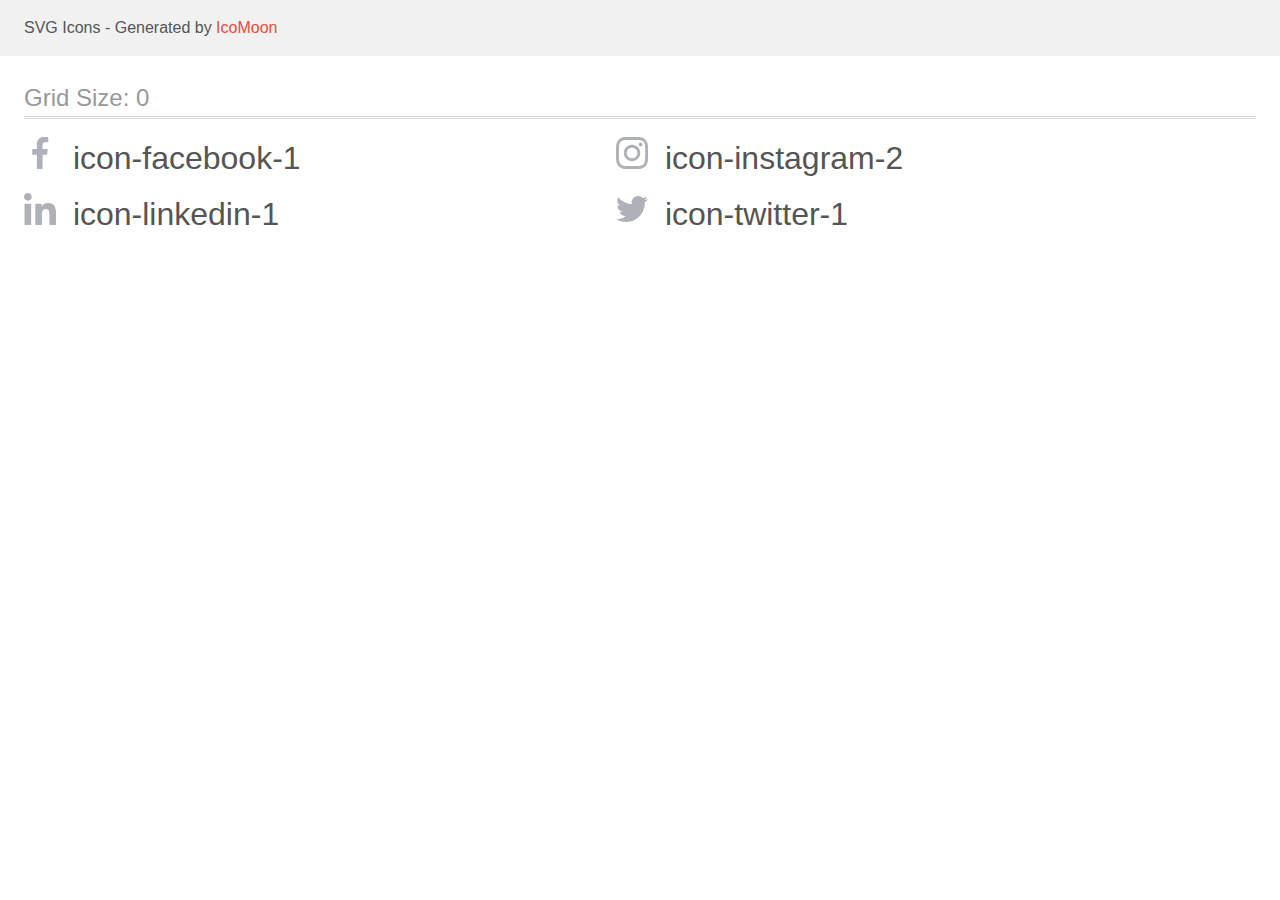
<file: img/icomoon/demo.html>
<!doctype html>
<html>
<head>
    <title>IcoMoon - SVG Icons</title>
    <meta charset="utf-8">
    <meta name="viewport" content="width=device-width, initial-scale=1">
    <link rel="stylesheet" href="demo-files/demo.css">
    <link rel="stylesheet" href="style.css">
</head>
<body>
<svg aria-hidden="true" style="position: absolute; width: 0; height: 0; overflow: hidden;" version="1.1" xmlns="http://www.w3.org/2000/svg" xmlns:xlink="http://www.w3.org/1999/xlink">
<defs>
<symbol id="icon-facebook-1" viewBox="0 0 32 32">
<path fill="#afb1b8" style="fill: var(--color1, #afb1b8)" d="M21.328 5.312h2.923v-5.088c-1.232-0.143-2.66-0.224-4.108-0.224-0.052 0-0.104 0-0.156 0l0.008-0c-4.213 0-7.099 2.65-7.099 7.52v4.48h-4.646v5.688h4.646v14.312h5.699v-14.31h4.459l0.707-5.688h-5.168v-3.922c0-1.643 0.443-2.768 2.734-2.768z"></path>
</symbol>
<symbol id="icon-instagram-2" viewBox="0 0 32 32">
<path fill="#afb1b8" style="fill: var(--color1, #afb1b8)" d="M31.968 9.408c-0.074-1.701-0.349-2.869-0.744-3.882-0.423-1.111-1.052-2.058-1.847-2.837l-0.001-0.001c-0.78-0.792-1.724-1.419-2.778-1.827l-0.054-0.018c-1.021-0.394-2.182-0.667-3.883-0.742-1.712-0.082-2.256-0.101-6.602-0.101-4.344 0-4.888 0.019-6.595 0.094-1.701 0.074-2.869 0.349-3.88 0.742-1.112 0.424-2.060 1.054-2.839 1.85l-0.001 0.001c-0.791 0.78-1.418 1.724-1.825 2.778l-0.018 0.054c-0.395 1.019-0.669 2.181-0.744 3.882-0.082 1.712-0.101 2.256-0.101 6.602 0 4.344 0.019 4.888 0.094 6.595 0.075 1.701 0.35 2.869 0.744 3.882 0.426 1.11 1.055 2.057 1.849 2.837l0.001 0.001c0.8 0.813 1.77 1.443 2.832 1.843 1.019 0.395 2.182 0.67 3.882 0.744 1.707 0.075 2.251 0.094 6.595 0.094 4.346 0 4.89-0.019 6.595-0.094 1.701-0.074 2.869-0.349 3.882-0.742 2.157-0.85 3.833-2.526 4.664-4.628l0.019-0.055c0.394-1.019 0.669-2.182 0.744-3.882 0.075-1.707 0.093-2.251 0.093-6.595s-0.006-4.888-0.080-6.595zM29.088 22.474c-0.070 1.563-0.333 2.406-0.552 2.97-0.551 1.399-1.638 2.486-3.001 3.024l-0.036 0.013c-0.563 0.219-1.413 0.482-2.97 0.55-1.688 0.075-2.194 0.094-6.464 0.094-4.269 0-4.782-0.019-6.464-0.094-1.563-0.069-2.406-0.331-2.97-0.55-0.721-0.269-1.334-0.676-1.836-1.192l-0.001-0.001c-0.517-0.503-0.924-1.117-1.184-1.803l-0.011-0.034c-0.218-0.563-0.48-1.413-0.549-2.97-0.075-1.688-0.094-2.195-0.094-6.464 0-4.27 0.019-4.784 0.094-6.464 0.069-1.563 0.331-2.406 0.549-2.97 0.269-0.722 0.678-1.337 1.198-1.837l0.002-0.002c0.504-0.517 1.119-0.923 1.806-1.182l0.034-0.011c0.56-0.219 1.411-0.48 2.968-0.55 1.688-0.074 2.194-0.093 6.464-0.093 4.275 0 4.782 0.019 6.464 0.093 1.562 0.069 2.406 0.331 2.97 0.55 0.693 0.256 1.325 0.662 1.837 1.194 0.531 0.52 0.938 1.144 1.195 1.84 0.218 0.56 0.48 1.411 0.549 2.968 0.075 1.688 0.094 2.194 0.094 6.464 0 4.269-0.019 4.768-0.094 6.458z"></path>
<path fill="#afb1b8" style="fill: var(--color1, #afb1b8)" d="M16.059 7.782c-4.539 0.002-8.218 3.682-8.219 8.221v0c0 0 0 0.001 0 0.002 0 4.541 3.681 8.222 8.222 8.222s8.222-3.681 8.222-8.222c0-4.541-3.681-8.222-8.222-8.222-0.001 0-0.001 0-0.002 0h0zM16.059 21.334c-2.945-0-5.332-2.388-5.332-5.333s2.388-5.333 5.333-5.333c0 0 0.001 0 0.001 0h-0c2.946 0 5.334 2.388 5.334 5.334s-2.388 5.334-5.334 5.334v0zM26.525 7.458c0 1.060-0.86 1.92-1.92 1.92s-1.92-0.86-1.92-1.92v0c0-1.060 0.86-1.92 1.92-1.92s1.92 0.86 1.92 1.92v0z"></path>
</symbol>
<symbol id="icon-linkedin-1" viewBox="0 0 32 32">
<path fill="#afb1b8" style="fill: var(--color1, #afb1b8)" d="M31.992 32h0.008v-11.738c0-5.741-1.237-10.163-7.947-10.163-3.227 0-5.392 1.77-6.277 3.45h-0.093v-2.914h-6.365v21.363h6.627v-10.578c0-2.786 0.528-5.48 3.978-5.48 3.398 0 3.448 3.179 3.448 5.658v10.402h6.621zM0.528 10.635h6.635v21.365h-6.635v-21.365zM3.843 0c-2.123 0-3.843 1.721-3.843 3.843v0c0 2.12 1.722 3.878 3.843 3.878 2.12 0 3.842-1.757 3.842-3.878s-1.72-3.841-3.841-3.843h-0z"></path>
</symbol>
<symbol id="icon-twitter-1" viewBox="0 0 32 32">
<path fill="#afb1b8" style="fill: var(--color1, #afb1b8)" d="M32 6.078c-1.1 0.493-2.376 0.857-3.713 1.028l-0.068 0.007c1.36-0.817 2.382-2.078 2.873-3.579l0.013-0.046c-1.197 0.722-2.591 1.273-4.076 1.573l-0.084 0.014c-1.2-1.279-2.9-2.076-4.787-2.076-3.622 0-6.558 2.936-6.558 6.558 0 0.001 0 0.003 0 0.004v-0c0 0.52 0.043 1.021 0.152 1.496-5.454-0.266-10.28-2.88-13.522-6.861-0.564 0.949-0.899 2.092-0.902 3.313v0.001c0 2.272 1.171 4.286 2.914 5.451-1.091-0.030-2.107-0.325-2.994-0.823l0.033 0.017v0.072c0.003 3.165 2.236 5.807 5.213 6.44l0.043 0.008c-0.499 0.136-1.071 0.215-1.662 0.215-0.020 0-0.041-0-0.061-0l0.003 0c-0.419 0-0.843-0.024-1.242-0.112 0.85 2.598 3.261 4.509 6.13 4.57-2.215 1.746-5.045 2.8-8.122 2.8-0.004 0-0.008 0-0.013 0h0.001c-0.018 0-0.040 0-0.062 0-0.531 0-1.055-0.034-1.569-0.099l0.061 0.006c2.826 1.846 6.287 2.944 10.004 2.944 0.021 0 0.042-0 0.063-0h-0.003c12.072 0 18.672-10 18.672-18.669 0-0.288-0.010-0.57-0.024-0.848 1.299-0.936 2.39-2.064 3.258-3.355l0.030-0.047z"></path>
</symbol>
</defs>
</svg>

<header class="bgc1 clearfix">
<div class="mhl">
    <p>SVG Icons - Generated by <a href="https://icomoon.io/app">IcoMoon</a></p>
</div>
</header>
    <div class="clearfix mhl ptl">
        <h1 class="mvm mtn fgc1">Grid Size: 0</h1>
        <div class="glyph fs1">
            <div class="clearfix pbs">
                <svg class="icon icon-facebook-1"><use xlink:href="#icon-facebook-1"></use></svg><span class="name"> icon-facebook-1</span>
            </div>
        </div>
        <div class="glyph fs1">
            <div class="clearfix pbs">
                <svg class="icon icon-instagram-2"><use xlink:href="#icon-instagram-2"></use></svg><span class="name"> icon-instagram-2</span>
            </div>
        </div>
        <div class="glyph fs1">
            <div class="clearfix pbs">
                <svg class="icon icon-linkedin-1"><use xlink:href="#icon-linkedin-1"></use></svg><span class="name"> icon-linkedin-1</span>
            </div>
        </div>
        <div class="glyph fs1">
            <div class="clearfix pbs">
                <svg class="icon icon-twitter-1"><use xlink:href="#icon-twitter-1"></use></svg><span class="name"> icon-twitter-1</span>
            </div>
        </div>
  </div>
<script defer src="svgxuse.js"></script>
</body>
</html>
</file>
<file: img/icomoon/demo-files/demo.css>
body {
  padding: 0;
  margin: 0;
  font-family: sans-serif;
  font-size: 1em;
  line-height: 1.5;
  color: #555;
  background: #fff;
}
h1 {
  font-size: 1.5em;
  font-weight: normal;
  box-shadow: 0 1px #ddd, 0 2px #fff, 0 3px #ddd;
}
small {
  font-size: .66666667em;
}
a {
  color: #e74c3c;
  text-decoration: none;
}
a:hover, a:focus {
  box-shadow: 0 1px #e74c3c;
}
.bshadow0, input {
  box-shadow: inset 0 -2px #e7e7e7;
}
input:hover {
  box-shadow: inset 0 -2px #ccc;
}
input, fieldset {
  font-size: 1em;
  margin: 0;
  padding: 0;
  border: 0;
}
input {
  color: inherit;
  line-height: 1.5;
  height: 1.5em;
  padding: .25em 0;
}
input:focus {
  outline: none;
  box-shadow: inset 0 -2px #449fdb;
}
.glyph {
  font-size: 16px;
  margin-right: 1.5em;
  float: left;
  width: 17em;
}
svg {
  color: #000;
}
.liga {
  width: 80%;
  width: calc(100% - 2.5em);
}
.talign-right {
  text-align: right;
}
.talign-center {
  text-align: center;
}
.bgc1 {
  background: #f1f1f1;
}
.fgc0 {
  color: #000;
}
.fgc1 {
  color: #999;
}
p {
  margin-top: 1em;
  margin-bottom: 1em;
}
.mvm {
  margin-top: .75em;
  margin-bottom: .75em;
}
.mtn {
  margin-top: 0;
}
.mtl, .mal {
  margin-top: 1.5em;
}
.mbl, .mal {
  margin-bottom: 1.5em;
}
.mal, .mhl {
  margin-left: 1.5em;
  margin-right: 1.5em;
}
.mhmm {
  margin-left: 1em;
  margin-right: 1em;
}
.ptl {
  padding-top: 1.5em;
}
.pbs, .pvs {
  padding-bottom: .25em;
}
.pvs, .pts {
  padding-top: .25em;
}
.unit {
  float: left;
}
.unitRight {
  float: right;
}
.size1of2 {
  width: 50%;
}
.size1of1 {
  width: 100%;
}
.clearfix:before, .clearfix:after {
  content: " ";
  display: table;
}
.clearfix:after {
  clear: both;
}
.hidden-true {
  display: none;
}
.textbox0 {
  width: 3em;
  background: #f1f1f1;
  padding: .25em .5em;
  line-height: 1.5;
  height: 1.5em;
}
.fs0 {
  font-size: 16px;
}
.fs1 {
  font-size: 32px;
}
.name {
  margin-left: .25em;
}
</file>
<file: img/icomoon/style.css>
.icon {
  display: inline-block;
  width: 1em;
  height: 1em;
  stroke-width: 0;
  stroke: currentColor;
  fill: currentColor;
}

/* ==========================================
Single-colored icons can be modified like so:
.icon-name {
  font-size: 32px;
  color: red;
}
========================================== */
</file>
<file: css/main.min.css>
@font-face{font-family:'Roboto';font-style:normal;font-weight:400;src:url("../fonts/roboto/roboto-v20-latin_cyrillic-regular.eot");src:local("Roboto"),local("Roboto-Regular"),url("../fonts/roboto/roboto-v20-latin_cyrillic-regular.eot?#iefix") format("embedded-opentype"),url("../fonts/roboto/roboto-v20-latin_cyrillic-regular.woff2") format("woff2"),url("../fonts/roboto/roboto-v20-latin_cyrillic-regular.woff") format("woff"),url("../fonts/roboto/roboto-v20-latin_cyrillic-regular.ttf") format("truetype"),url("../fonts/roboto/roboto-v20-latin_cyrillic-regular.svg#Roboto") format("svg")}@font-face{font-family:'Roboto';font-style:normal;font-weight:500;src:url("../fonts/roboto/roboto-v20-latin_cyrillic-500.eot");src:local("Roboto Medium"),local("Roboto-Medium"),url("../fonts/roboto/roboto-v20-latin_cyrillic-500.eot?#iefix") format("embedded-opentype"),url("../fonts/roboto/roboto-v20-latin_cyrillic-500.woff2") format("woff2"),url("../fonts/roboto/roboto-v20-latin_cyrillic-500.woff") format("woff"),url("../fonts/roboto/roboto-v20-latin_cyrillic-500.ttf") format("truetype"),url("../fonts/roboto/roboto-v20-latin_cyrillic-500.svg#Roboto") format("svg")}@font-face{font-family:'Roboto';font-style:normal;font-weight:700;src:url("../fonts/roboto/roboto-v20-latin_cyrillic-700.eot");src:local("Roboto Bold"),local("Roboto-Bold"),url("../fonts/roboto/roboto-v20-latin_cyrillic-700.eot?#iefix") format("embedded-opentype"),url("../fonts/roboto/roboto-v20-latin_cyrillic-700.woff2") format("woff2"),url("../fonts/roboto/roboto-v20-latin_cyrillic-700.woff") format("woff"),url("../fonts/roboto/roboto-v20-latin_cyrillic-700.ttf") format("truetype"),url("../fonts/roboto/roboto-v20-latin_cyrillic-700.svg#Roboto") format("svg")}@font-face{font-family:'Roboto';font-style:normal;font-weight:900;src:url("../fonts/roboto/roboto-v20-latin_cyrillic-900.eot");src:local("Roboto Black"),local("Roboto-Black"),url("../fonts/roboto/roboto-v20-latin_cyrillic-900.eot?#iefix") format("embedded-opentype"),url("../fonts/roboto/roboto-v20-latin_cyrillic-900.woff2") format("woff2"),url("../fonts/roboto/roboto-v20-latin_cyrillic-900.woff") format("woff"),url("../fonts/roboto/roboto-v20-latin_cyrillic-900.ttf") format("truetype"),url("../fonts/roboto/roboto-v20-latin_cyrillic-900.svg#Roboto") format("svg")}html{box-sizing:border-box;width:100%;background:#E5E5E5}body{font:500 14px/1.14 Roboto;letter-spacing:0.03em;color:#757575;background:#fff}*,*:before,*:after{box-sizing:inherit}ul{margin:0;padding:0;list-style:none;letter-spacing:0.03em}img{display:block}a{color:inherit}a,a:hover,a:focus{text-decoration:none}.hidden{position:absolute !important;clip:rect(1px 1px 1px 1px);clip:rect(1px, 1px, 1px, 1px);padding:0 !important;border:0 !important;height:0 !important;width:0 !important;overflow:hidden}.title{margin-top:0;margin-bottom:50px;color:#212121;font-size:36px;line-height:1.166;text-align:center}@media screen and (max-width: 479px){.container{width:100%;margin:0 auto;margin-left:auto;margin-right:auto;padding:0 15px}}@media screen and (min-width: 480px){.container{width:480px;margin:0 auto;margin-left:auto;margin-right:auto;padding:0 15px}}@media screen and (min-width: 768px){.container{width:768px;margin:0 auto;margin-left:auto;margin-right:auto;padding:0 15px}}@media screen and (min-width: 1200px){.container{width:1200px;margin:0 auto;margin-left:auto;margin-right:auto;padding:0 15px}}.flex-row{display:flex;justify-content:space-between}.flex-col{display:flex;flex-direction:column}@media screen and (min-width: 768px){.list{display:flex;flex-wrap:wrap;margin:-15px}}.list__item{width:100%}@media screen and (max-width: 767px){.list__item:not(:last-child){margin-bottom:30px}}@media screen and (min-width: 768px){.list__item{margin:15px;width:calc(100% / 2 - 30px)}}@media screen and (min-width: 1200px){.list__item{width:calc(100% / 4 - 30px)}}.checkbox{margin-right:8px}.checkbox::after{content:"";display:block;width:16px;height:15px;background:url("../img/check.svg") #fff}.checkbox:checked::after{background:url("../img/checked.svg")}button{display:inline-flex;margin:0;padding:0;color:currentColor;border:0;background:transparent}.headmob{position:relative;width:100%;padding:21px 0;border-bottom:1px solid #ECECEC}@media screen and (min-width: 1200px){.headmob{padding:24px 0 25px}}.headmob__nav{align-items:center;justify-content:space-between}@media screen and (min-width: 1200px){.headmob__nav{justify-content:flex-start}}@media screen and (min-width: 768px){.headmob__nav{display:flex}}@media screen and (min-width: 1200px){.headmob__nav{display:flex}}.header__container--mobile{position:relative;display:flex;align-items:center;justify-content:space-between;-webkit-box-align:center;-webkit-box-pack:justify}.mmenu-btn{width:40px;height:40px;z-index:10;right:15px;width:40px;height:40px;padding:0;border:none;background-color:transparent}.mmenu-btn:hover svg,.mmenu-btn:focus svg{fill:#2196F3}.mmenu-btn .mmenu-btn__cross{opacity:0;display:block}.mmenu-btn.is-open .mmenu-btn__burger{opacity:0}.mmenu-btn.is-open .mmenu-btn__cross{opacity:1}@media screen and (min-width: 768px){.mmenu-btn{display:none}}@media screen and (max-width: 767px){.nav{visibility:visible;opacity:1;z-index:1;position:absolute;top:0;right:0;left:0;margin:0 auto;padding:48px 40px;text-align:center;background:#fff;transition:all 250ms cubic-bezier(0.4, 0, 0.2, 1)}.nav.is-hidden{visibility:hidden;opacity:0}.nav__box{margin-bottom:60px;margin-right:40px}}@media screen and (min-width: 768px){.nav{display:flex;align-items:center}.nav__box{margin-right:84px}.nav__box .nav__list{display:flex;align-items:center}}@media screen and (min-width: 1200px){.nav{justify-content:space-between;width:100%;margin-left:93px}.nav__list{display:flex}}.nav__item{width:max-content;margin-right:40px}@media screen and (min-width: 768px){.mob-nav__socials{display:none}}@media screen and (min-width: 1200px){.nav__list{display:-webkit-box;display:-ms-flexbox;display:flex}}.nav__link{display:block;color:#212121;letter-spacing:0.02em;transition:all 250ms cubic-bezier(0.4, 0, 0.2, 1);position:relative;color:#212121;letter-spacing:0.02em;transition:all 250ms cubic-bezier(0.4, 0, 0.2, 1)}.nav__link:hover,.nav__link:focus,.nav__link.active{color:#2196F3}.nav__link:hover svg,.nav__link:focus svg,.nav__link.active svg{fill:#2196F3}@media screen and (max-width: 767px){.nav__link{font-weight:500;font-size:40px;line-height:1.17;letter-spacing:0.02em}}.nav__link:hover,.nav__link:focus,.nav__link.active{color:#2196F3}.nav__link--main:hover::after,.nav__link--main:focus::after,.nav__link--main.active::after{position:absolute;top:28px;display:block;width:100%;height:4px;z-index:-1;background:#2196F3;border-radius:2px;transition:all 250ms cubic-bezier(0.4, 0, 0.2, 1)}@media screen and (min-width: 768px){.nav__link--main:hover::after,.nav__link--main:focus::after,.nav__link--main.active::after{top:44px}}.mob-nav__socials-list{display:flex;display:-webkit-box;display:-ms-flexbox;margin-top:64px}@media screen and (max-width: 479px){.mob-nav__socials-item:not(:last-child){padding-right:5px;border-right:1px solid rgba(33,33,33,0.2);margin-right:5px}}@media screen and (min-width: 480px){.mob-nav__socials-item:not(:last-child){padding-right:10px;border-right:1px solid rgba(33,33,33,0.2);margin-right:10px}}.mob-nav__socials-link{color:#2196f3;font-size:18px;line-height:1.22}@media screen and (max-width: 479px){.mob-nav__socials-link{font-size:18px}}.mob-nav__socials-link:hover,.mob-nav__socials-link:focus{color:#ec780c}.contact__link_tel{font-weight:500;font-size:34px;line-height:40px;letter-spacing:0.02em;color:#2196f3}.contact__link{font-weight:500;font-size:28px;line-height:40px;letter-spacing:0.02em}@media screen and (max-width: 767px){.main-link:not(:last-child){margin-bottom:32px}}@media screen and (min-width: 768px){.main-link:not(:last-child){margin-right:50px}}@media screen and (max-width: 767px){.contact__item:not(:last-child){margin-bottom:16px}}@media screen and (min-width: 768px){.contact__item{margin:0}.contact__item:not(:last-child){margin-bottom:10px}}@media screen and (min-width: 1200px){.contact__item{margin:0}.contact__item:not(:last-child){margin-right:30px}}.contact__link{display:flex;align-items:center;justify-content:center;color:#757575;line-height:1.171}@media screen and (min-width: 768px){.contact__link{font-size:12px}}@media screen and (min-width: 1200px){.contact__link{font-size:14px}}.contact__mail,.contact__tel{margin-right:10px;fill:#757575}.contact__mail{width:16px;height:11.2px}.contact__tel{width:10px;height:14.94px}@media screen and (min-width: 768px){.contact__mail{width:14px;height:10px}.contact__tel{width:10px;height:14px}}@media screen and (min-width: 1200px){.contact__mail{width:16px;height:12px}.contact__tel{width:10px;height:16px}}.header-button{display:-webkit-inline-box;display:-ms-inline-flexbox;display:inline-flex;-webkit-box-align:center;-ms-flex-align:center;align-items:center;z-index:1;padding:0;border:none;background-color:transparent;color:#000000;-webkit-transition-property:color;transition-property:color;-webkit-transition-duration:250ms;transition-duration:250ms;-webkit-transition-timing-function:cubic-bezier(0.4, 0, 0.2, 1);transition-timing-function:cubic-bezier(0.4, 0, 0.2, 1)}.header-button:hover,.header-button:focus{fill:#2196f3}@media screen and (min-width: 768px){.header-button{display:none}}.header-button .icon-cross{display:none}.header-button.is-open .icon-cross{display:block}.header-button.is-open .icon-menu{display:none}.logo{display:block;color:#212121;font:700 24px/1.19 'Raleway', sans-serif;letter-spacing:0.03em}@media screen and (min-width: 1200px){.logo{font-size:26px}}.logo span{color:#2196F3}.logo--footer{color:#fff}.hero{width:100%;text-align:center;background-image:linear-gradient(rgba(47,48,58,0.4), rgba(47,48,58,0.4) 100%),url("../img/mob/hero/hero.webp");background-size:cover;background-position:top center;background-repeat:no-repeat}@media screen and (-webkit-min-device-pixel-ratio: 2), screen and (min--moz-device-pixel-ratio: 2), screen and (-o-min-device-pixel-ratio: 2 / 1), screen and (min-device-pixel-ratio: 2), screen and (min-resolution: 192dpi), screen and (min-resolution: 2dppx){.hero{background-image:linear-gradient(rgba(47,48,58,0.4), rgba(47,48,58,0.4) 100%),url("../img/mob/hero/hero@2x.webp")}}@media screen and (-webkit-min-device-pixel-ratio: 3), screen and (min--moz-device-pixel-ratio: 3), screen and (-o-min-device-pixel-ratio: 3 / 1), screen and (min-device-pixel-ratio: 3), screen and (min-resolution: 288dpi), screen and (min-resolution: 3dppx){.hero{background-image:linear-gradient(rgba(47,48,58,0.4), rgba(47,48,58,0.4) 100%),url("../img/mob/hero/hero@3x.webp")}}@media screen and (min-width: 768px){.hero{background-image:linear-gradient(rgba(47,48,58,0.4), rgba(47,48,58,0.4) 100%),url("../img/tab/hero/hero.webp")}}@media screen and (min-width: 768px) and (-webkit-min-device-pixel-ratio: 2), screen and (min-width: 768px) and (min--moz-device-pixel-ratio: 2), screen and (min-width: 768px) and (-o-min-device-pixel-ratio: 2 / 1), screen and (min-width: 768px) and (min-device-pixel-ratio: 2), screen and (min-width: 768px) and (min-resolution: 192dpi), screen and (min-width: 768px) and (min-resolution: 2dppx){.hero{background-image:linear-gradient(rgba(47,48,58,0.4), rgba(47,48,58,0.4) 100%),url("../img/tab/hero/hero@2x.webp")}}@media screen and (min-width: 768px) and (-webkit-min-device-pixel-ratio: 3), screen and (min-width: 768px) and (min--moz-device-pixel-ratio: 3), screen and (min-width: 768px) and (-o-min-device-pixel-ratio: 3 / 1), screen and (min-width: 768px) and (min-device-pixel-ratio: 3), screen and (min-width: 768px) and (min-resolution: 288dpi), screen and (min-width: 768px) and (min-resolution: 3dppx){.hero{background-image:linear-gradient(rgba(47,48,58,0.4), rgba(47,48,58,0.4) 100%),url("../img/tab/hero/hero@3x.webp")}}@media screen and (min-width: 1200px){.hero{background-image:linear-gradient(rgba(47,48,58,0.4), rgba(47,48,58,0.4) 100%),url("../img/pc/hero/hero.webp");height:600px}}@media screen and (min-width: 1200px) and (-webkit-min-device-pixel-ratio: 2), screen and (min-width: 1200px) and (min--moz-device-pixel-ratio: 2), screen and (min-width: 1200px) and (-o-min-device-pixel-ratio: 2 / 1), screen and (min-width: 1200px) and (min-device-pixel-ratio: 2), screen and (min-width: 1200px) and (min-resolution: 192dpi), screen and (min-width: 1200px) and (min-resolution: 2dppx){.hero{background-image:linear-gradient(rgba(47,48,58,0.4), rgba(47,48,58,0.4) 100%),url("../img/pc/hero/hero@2x.webp")}}@media screen and (min-width: 1200px) and (-webkit-min-device-pixel-ratio: 3), screen and (min-width: 1200px) and (min--moz-device-pixel-ratio: 3), screen and (min-width: 1200px) and (-o-min-device-pixel-ratio: 3 / 1), screen and (min-width: 1200px) and (min-device-pixel-ratio: 3), screen and (min-width: 1200px) and (min-resolution: 288dpi), screen and (min-width: 1200px) and (min-resolution: 3dppx){.hero{background-image:linear-gradient(rgba(47,48,58,0.4), rgba(47,48,58,0.4) 100%),url("../img/pc/hero/hero@3x.webp")}}.hero .content{padding:118px 0}.hero__title{max-width:360px;margin:0 auto 30px;color:#fff;text-align:center;font:900 26px/1.615 Roboto;letter-spacing:0.06em;text-transform:uppercase}@media screen and (min-width: 1200px){.hero__title{max-width:696px;font:900 44px/1.37 Roboto}}.hero__btn{padding:10px 32px;color:#fff;font:700 16px/1.875 Roboto;letter-spacing:0.06em;border-radius:4px;background:#2196F3;box-shadow:0px 4px 4px rgba(0,0,0,0.15);border:1px solid transparent;transition:all 250ms cubic-bezier(0.4, 0, 0.2, 1)}.hero__btn:hover,.hero__btn:focus{color:#2196F3;border:1px solid currentColor;background:#fff}.features{padding:60px 0}@media screen and (min-width: 1200px){.features{padding:94px 0}}.features__ico{display:flex;justify-content:center;align-items:center;background:#F5F4FA;border-radius:4px;text-align:center;padding:25px 0;margin-bottom:30px}.features__svg{display:block;width:70px;height:70px}.features__title{margin:0 0 20px;font:inherit;font-weight:700;text-transform:uppercase}@media screen and (min-width: 768px){.features__title{text-align:left}}.features__text{margin:0;line-height:1.71}.what-we-do{padding:47px 0 94px;text-align:center}@media screen and (max-width: 1199px){.what-we-do{display:none}}.what-we-do h2{margin:0 auto 50px}.what-we-do li{width:370px}.what-we-do-item{position:relative}.what-we-do-item::after{content:"";z-index:1;position:absolute;left:0;right:0;bottom:0;display:block;height:70px;background:rgba(47,48,58,0.8)}.what-we-do-item img{width:100%}.what-we-do-info{z-index:10;position:absolute;right:0;bottom:0;left:0;display:flex;justify-content:center;align-items:center;height:70px;margin:0;letter-spacing:0.03em;text-transform:uppercase;color:#fff;opacity:1}.team{padding:60px 0;text-align:center;background:#F5F4FA}@media screen and (min-width: 1200px){.team{padding:94px 0}}@media screen and (max-width: 1199px){.team .title{margin-bottom:30px}}.team__item{padding-bottom:24px;background:#fff;box-shadow:0px 1px 3px rgba(0,0,0,0.12),0px 1px 1px rgba(0,0,0,0.14),0px 2px 1px rgba(0,0,0,0.2);border-radius:0px 0px 4px 4px}@media screen and (min-width: 1200px){.team__item{padding-bottom:30px}}.team__img{width:100%}.team__info{display:flex;flex-direction:column;margin-bottom:16px;padding:30px 0 0;font:500 16px/1.187 Roboto}.our-team__social{padding:0 32px}.team__info-name{margin-bottom:10px;color:#212121}.partnership{padding:94px 0}.partnership h2{margin-bottom:50px}@media screen and (max-width: 767px){.parthership__list{display:flex;flex-wrap:wrap}}.parthership__list .list__item{width:calc(100% / 2 - 30px);margin:15px}@media screen and (min-width: 768px){.parthership__list .list__item{width:calc(100% / 3 - 30px)}}@media screen and (min-width: 1200px){.parthership__list .list__item{width:calc(100% / 6 - 30px)}}.partner-link{display:flex;justify-content:center;align-items:center;text-align:center;border:1px solid #AFB1B8;border-radius:4px;width:100%;height:90px;transition:all 250ms cubic-bezier(0.4, 0, 0.2, 1)}.partner-link:hover,.partner-link:focus{border:1px solid #2196F3}.partner-svg{display:block;fill:#AFB1B8;transition:all 250ms cubic-bezier(0.4, 0, 0.2, 1)}.partner-svg.logo-1{width:45px;height:50px}.partner-svg.logo-2{width:40px;height:52px}.partner-svg.logo-3{width:41px;height:43px}.partner-svg.logo-4{width:80px;height:43px}.partner-svg.logo-5{width:59px;height:47px}.partner-svg.logo-6{width:89px;height:46px}.partner-link:hover .partner-svg,.partner-link:focus .partner-svg{fill:#2196F3}.filter{display:flex;justify-content:left;flex-wrap:wrap;margin-bottom:50px}@media screen and (min-width: 768px){.filter{justify-content:center}}.filter__btn{margin-right:8px;margin-bottom:15px;padding:6px 22px;border-radius:4px;text-align:center;color:#212121;font:16px/1.62 Roboto;background:#F5F4FA;transition:all 250ms cubic-bezier(0.4, 0, 0.2, 1)}.filter__btn:hover,.filter__btn:focus{color:#fff;background:#2196F3;box-shadow:0px 3px 1px rgba(0,0,0,0.1),0px 1px 2px rgba(0,0,0,0.08),0px 2px 2px rgba(0,0,0,0.12)}.portfolio{padding:94px 0 64px}@media screen and (min-width: 1200px){.portfolio .list__item{width:calc(100% / 3 - 30px)}}.portfolio__link{display:block;border:1px solid #eee;transition:all 250ms cubic-bezier(0.4, 0, 0.2, 1)}.portfolio__link:hover{box-shadow:0px 1px 1px rgba(0,0,0,0.12),0px 4px 4px rgba(0,0,0,0.06),1px 4px 6px rgba(0,0,0,0.16)}.portfolio__box{position:relative}.portfolio__box img{width:100%}.portfolio__text{overflow:hidden;position:absolute;width:calc(100% + 2px);right:0;bottom:0;left:-1px;display:flex;align-items:center;height:0;padding:0 24px;margin:0;text-align:center;font-size:18px;font-weight:400;line-height:1.555;letter-spacing:0.03em;color:#FFFFFF;background:rgba(33,150,243,0.9);transition:all 250ms cubic-bezier(0.4, 0, 0.2, 1)}.portfolio__link:hover .portfolio__text,.portfolio__link:focus .portfolio__text{height:100%}.portfolio__info{margin:20px 19px;flex-direction:column}.portfolio__info h3{margin-bottom:4px;font-weight:700;font-size:18px;line-height:2;letter-spacing:0.06em;color:#212121}.portfolio__info p{font-weight:normal;font-size:16px;line-height:1.875;letter-spacing:0.03em;color:#757575}footer{padding:60px 0;background:#2F303A}footer .container{justify-content:flex-start}footer .logo{margin:0 auto 20px}@media screen and (min-width: 768px){.footer__list{display:flex}}@media screen and (min-width: 768px) and (max-width: 1199px){.footer__list{flex-wrap:wrap;justify-content:space-around}}@media screen and (max-width: 1199px){.footer__item:not(:last-child){margin-bottom:60px}}@media screen and (min-width: 1200px){.footer__item.address{margin-right:70px;text-align:left;line-height:1.71}}@media screen and (min-width: 768px) and (max-width: 1199px){.footer__item--newslatter{width:100%;max-width:450px}}address li:not(:last-child){margin-bottom:8px}@media screen and (min-width: 1200px){address li:not(:last-child){margin-bottom:9px}}address li,address a{color:#fff;font-style:normal;line-height:1.71}.footer-mail-tel__link{opacity:0.6;transition:all 250ms cubic-bezier(0.4, 0, 0.2, 1)}.footer-mail-tel__link:hover,.footer-mail-tel__link:focus{color:#2196F3;opacity:1}@media screen and (max-width: 767px){.footer-soc{margin:0 auto}}@media screen and (min-width: 1200px){.footer-soc{margin-right:93px}}.footer-soc__span{display:block;margin-bottom:20px;color:#fff;font-weight:700;text-transform:uppercase}.social{display:flex;justify-content:center;align-items:center}.social__item:not(:last-child){margin-right:10px}.social__link{display:flex;justify-content:center;align-items:center;width:44px;height:44px;border-radius:50%;background:none;transition:all 250ms cubic-bezier(0.4, 0, 0.2, 1)}.social__link:hover,.social__link:focus{background:#2196F3}.social__link--footer{background:rgba(255,255,255,0.1)}.social__ico{display:block;width:20px;height:20px;fill:#AFB1B8;transition:all 1250ms cubic-bezier(0.4, 0, 0.2, 1)}.social__link:hover .social__ico,.social__link:focus .social__ico{fill:#fff}.social__ico_footer{display:block;width:20px;height:20px;fill:#fff;transition:all 1250ms cubic-bezier(0.4, 0, 0.2, 1)}.social__link:hover .social__ico_footer,.social__link:focus .social__ico_footer{fill:#fff}.modal{position:fixed;z-index:100;top:0;right:0;bottom:0;left:0;min-width:202px;padding:0 15px;background:rgba(0,0,0,0.2);opacity:1;transition:all 250ms cubic-bezier(0.4, 0, 0.2, 1)}.modal.is-hidden{visibility:hidden;opacity:0;pointer-events:none}.modal-box{position:relative;top:50%;left:50%;padding:40px;border-radius:4px;background:#FFFFFF;box-shadow:0px 1px 3px rgba(0,0,0,0.12),0px 1px 1px rgba(0,0,0,0.14),0px 2px 1px rgba(0,0,0,0.2);transform:translate(-50%, -50%) scale(1, 1);transition:all 250ms cubic-bezier(0.4, 0, 0.2, 1)}.modal.is-hidden .modal-box{transform:translate(-50%, 0) scale(0.2, 0.25)}@media screen and (min-width: 480px){.modal-box{width:450px}}@media screen and (min-width: 1200px){.modal-box{width:528px}}.modal-close{position:absolute;top:8px;right:8px;display:flex;justify-content:center;align-items:center;width:30px;height:30px;padding:0;background:transparent;border:1px solid rgba(0,0,0,0.1);border-radius:50%}.modal-close svg{width:11px;height:11px;transition:all 250ms cubic-bezier(0.4, 0, 0.2, 1)}.modal-close:hover svg,.modal-close:focus svg{fill:#2196F3}.modal-title{margin-top:0;margin-bottom:12px;color:#212121;font-weight:700;font-size:20px;line-height:1.5;text-align:center;letter-spacing:0.03em}@media screen and (min-width: 1200px){.modal-title{line-height:1.15}}.modal-input-group{position:relative;margin-bottom:10px}.modal-input-group label{display:block;color:#757575;font-weight:400;font-size:12px;line-height:1.15;letter-spacing:0.01em}.modal-input-group__textarea{min-width:100%;max-width:100%;min-height:120px;padding:12px 16px;font-size:14px;font-weight:400;letter-spacing:0.01em;border:1px solid rgba(33,33,33,0.2);border-radius:4px;color:#757575;transition:all 250ms cubic-bezier(0.4, 0, 0.2, 1)}.modal-input-group__textarea::placeholder{color:rgba(117,117,117,0.5);font-size:14px;font-weight:400;letter-spacing:0.01em}.modal-input-group__textarea:focus{outline:#2196F3 auto 1px;border:1px solid #2196F3}.modal-input-group__input{width:100%;height:40px;padding-left:42px;color:#757575;border:1px solid rgba(33,33,33,0.2);border-radius:4px;transition:all 250ms cubic-bezier(0.4, 0, 0.2, 1)}.modal-input-group__input:focus{outline:#2196F3 auto 1px;border:1px solid #2196F3}.modal-input-ico{position:absolute;top:25px;left:15px;display:flex;justify-content:center;align-items:center;width:18px;height:18px}.modal-input-ico svg{transition:all 250ms cubic-bezier(0.4, 0, 0.2, 1)}.modal-input-group__input:hover+.modal-input-ico svg,.modal-input-group__input:focus+.modal-input-ico svg{fill:#2196F3}.modal-agree{margin-bottom:30px;color:#757575;font-size:12px;font-weight:400;line-height:1.16;letter-spacing:0.03em}.modal-agree a{color:#2196F3;text-decoration:underline}@media screen and (min-width: 1200px){.modal-agree{font-size:14px;line-height:1.71}}.modal-btn-send{display:flex;justify-content:center;align-items:center;flex-grow:1;width:100%;max-width:200px;margin:0 auto;padding:10px 0;background:#2196F3;box-shadow:0px 4px 4px rgba(0,0,0,0.15);border-radius:4px;font-size:16px;font-weight:700;line-height:1.875;letter-spacing:0.06em;color:#FFFFFF;transition:all 250ms cubic-bezier(0.4, 0, 0.2, 1)}.modal-btn-send:hover,.modal-btn-send:focus{background:#188CE8}.newslatter__label{display:block;margin-bottom:20px;color:#fff;font-weight:700;text-align:left;text-transform:uppercase}.newslatter__input{width:100%;max-width:450px;padding:15px 0 15px 16px;font-size:16px;line-height:1.25;color:rgba(255,255,255,0.6);border:1px solid rgba(255,255,255,0.3);filter:drop-shadow(0px 4px 4px rgba(0,0,0,0.15));border-radius:4px;background:transparent}@media screen and (max-width: 1199px){.newslatter__input{margin-bottom:20px}}@media screen and (min-width: 1200px){.newslatter__input{width:358px;margin-right:12px}}.newslatter__btn{display:inline-flex;align-items:center;padding:10px 27px;color:#fff;font-size:16px;font-weight:700;line-height:1.875;letter-spacing:0.06em;border-radius:4px;background:#2196F3;box-shadow:0px 4px 4px rgba(0,0,0,0.15)}@media screen and (max-width: 1199px){.newslatter__btn{margin:0 auto}}.newslatter__ico{width:24px;height:24px;margin-left:10px;fill:#fff}
/*# sourceMappingURL=main.min.css.map */
</file>
